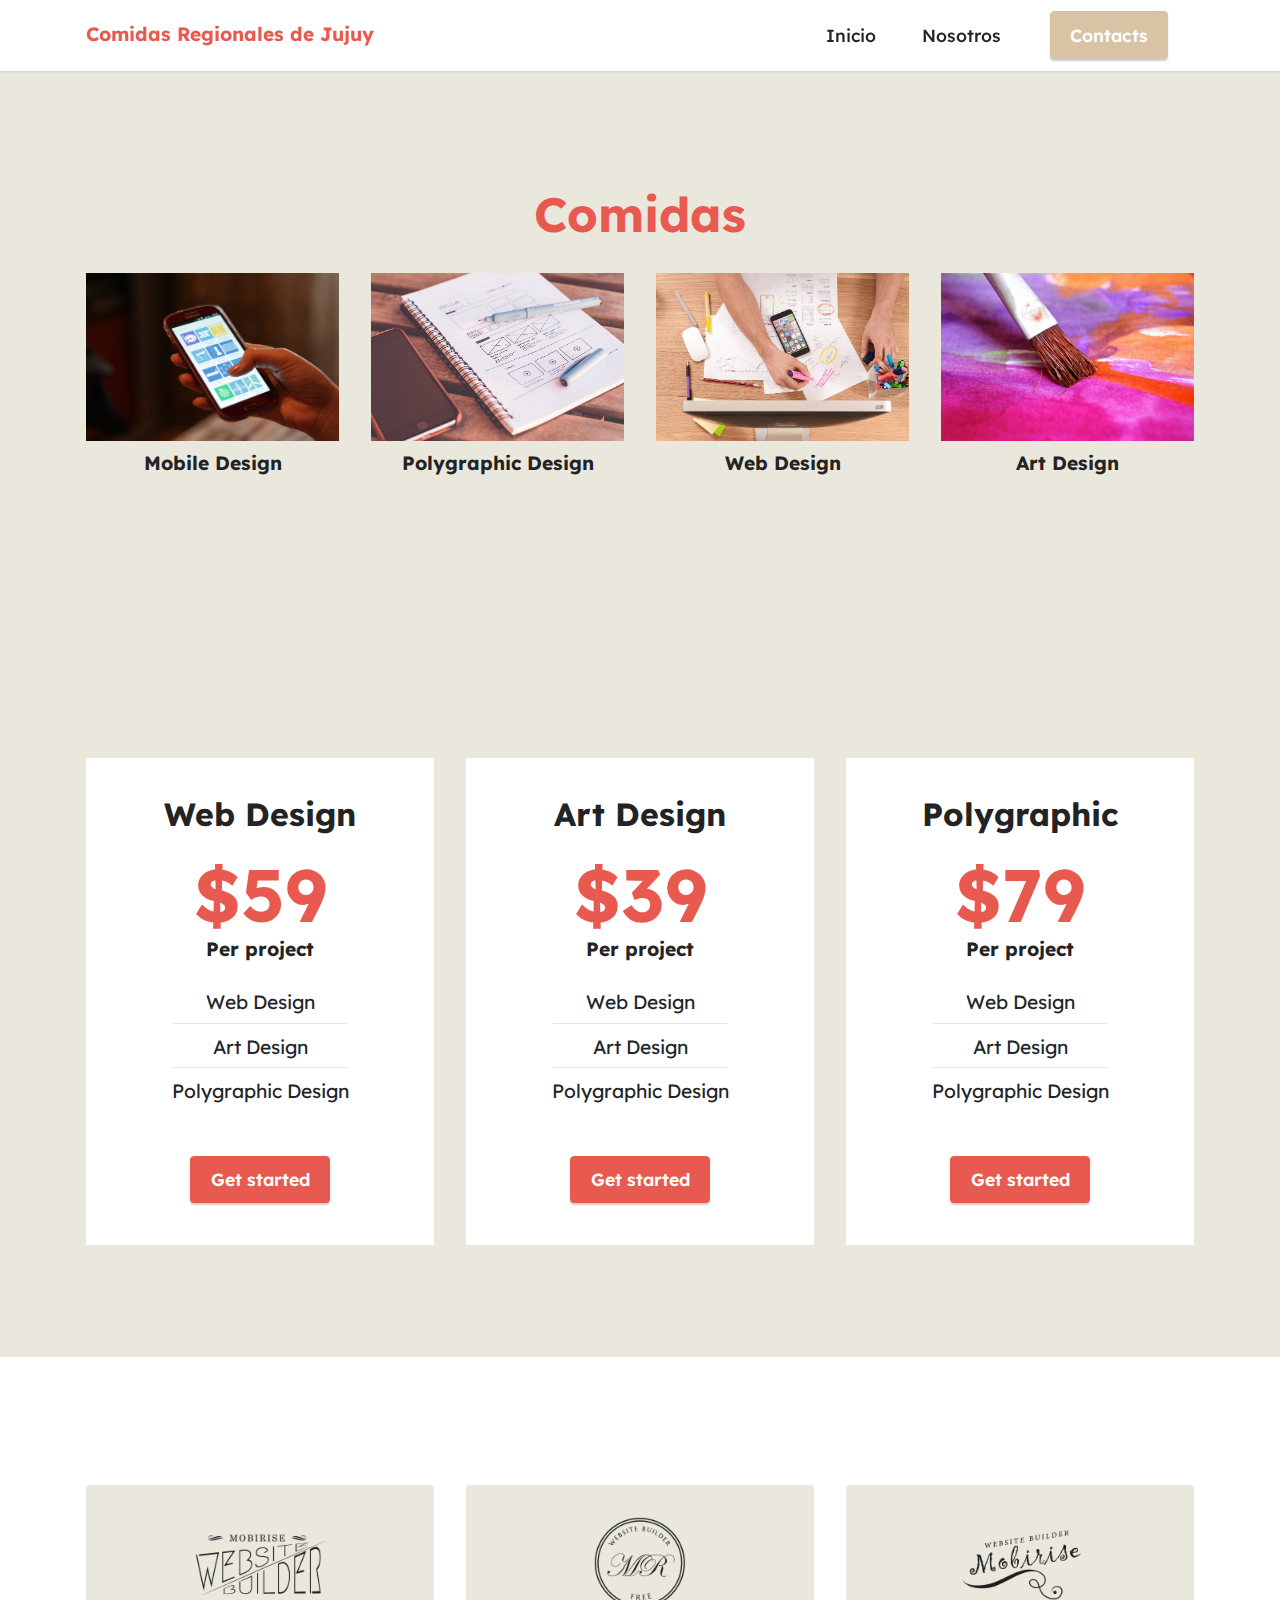
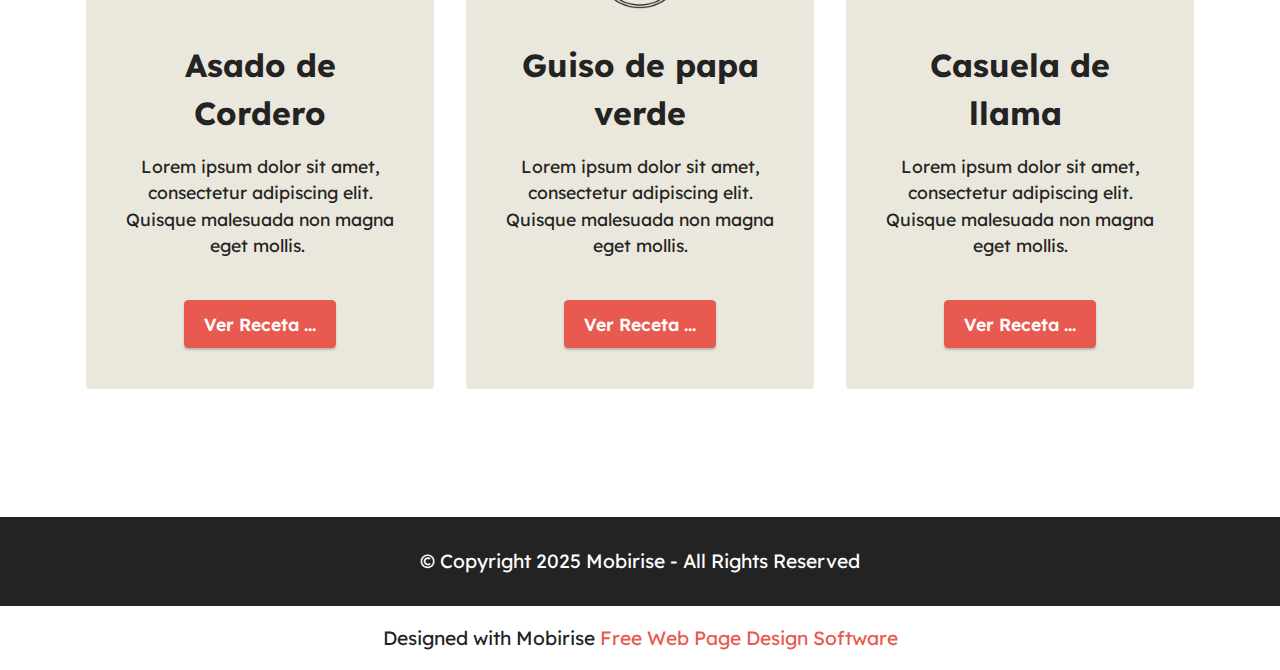
<file: index.html>
<!DOCTYPE html>
<html  >
<head>

<!-- Google tag (gtag.js) -->
<script async src="https://www.googletagmanager.com/gtag/js?id=G-C87XKSJ73F"></script>
<script>
  window.dataLayer = window.dataLayer || [];
  function gtag(){dataLayer.push(arguments);}
  gtag('js', new Date());

  gtag('config', 'G-C87XKSJ73F');
</script>



  <!-- Site made with Mobirise Website Builder v5.6.13, https://mobirise.com -->
  <meta charset="UTF-8">
  <meta http-equiv="X-UA-Compatible" content="IE=edge">
  <meta name="generator" content="Mobirise v5.6.13, mobirise.com">
  <meta name="twitter:card" content="summary_large_image"/>
  <meta name="twitter:image:src" content="">
  <meta property="og:image" content="">
  <meta name="twitter:title" content="Home">
  <meta name="viewport" content="width=device-width, initial-scale=1, minimum-scale=1">
  <link rel="shortcut icon" href="assets/images/logo.png" type="image/x-icon">
  <meta name="description" content="">
  
  
  <title>Home</title>
  <link rel="stylesheet" href="assets/web/assets/mobirise-icons2/mobirise2.css">
  <link rel="stylesheet" href="assets/bootstrap/css/bootstrap.min.css">
  <link rel="stylesheet" href="assets/bootstrap/css/bootstrap-grid.min.css">
  <link rel="stylesheet" href="assets/bootstrap/css/bootstrap-reboot.min.css">
  <link rel="stylesheet" href="assets/dropdown/css/style.css">
  <link rel="stylesheet" href="assets/socicon/css/styles.css">
  <link rel="stylesheet" href="assets/theme/css/style.css">
  <link rel="preload" href="https://fonts.googleapis.com/css?family=Lexend:100,200,300,400,500,600,700,800,900&display=swap" as="style" onload="this.onload=null;this.rel='stylesheet'">
  <noscript><link rel="stylesheet" href="https://fonts.googleapis.com/css?family=Lexend:100,200,300,400,500,600,700,800,900&display=swap"></noscript>
  <link rel="preload" as="style" href="assets/mobirise/css/mbr-additional.css"><link rel="stylesheet" href="assets/mobirise/css/mbr-additional.css" type="text/css">
  
  
  
  
</head>
<body>
  
  <section data-bs-version="5.1" class="menu menu2 cid-sFF0ciwnEL" once="menu" id="menu2-0">
    
    <nav class="navbar navbar-dropdown navbar-fixed-top navbar-expand-lg">
        <div class="container">
            <div class="navbar-brand">
                
                <span class="navbar-caption-wrap"><a class="navbar-caption text-primary display-7" href="https://mobiri.se">Comidas Regionales de Jujuy</a></span>
            </div>
            <button class="navbar-toggler" type="button" data-toggle="collapse" data-bs-toggle="collapse" data-target="#navbarSupportedContent" data-bs-target="#navbarSupportedContent" aria-controls="navbarNavAltMarkup" aria-expanded="false" aria-label="Toggle navigation">
                <div class="hamburger">
                    <span></span>
                    <span></span>
                    <span></span>
                    <span></span>
                </div>
            </button>
            <div class="collapse navbar-collapse" id="navbarSupportedContent">
                <ul class="navbar-nav nav-dropdown" data-app-modern-menu="true"><li class="nav-item"><a class="nav-link link text-black text-primary display-4" href="index.html">Inicio</a></li>
                    <li class="nav-item"><a class="nav-link link text-black text-primary display-4" href="index.html#image1-b">Nosotros</a></li></ul>
                
                <div class="navbar-buttons mbr-section-btn"><a class="btn btn-secondary display-4" href="page1.html">
                        Contacts</a></div>
            </div>
        </div>
    </nav>
</section>

<section data-bs-version="5.1" class="gallery5 mbr-gallery cid-sFF3kfZheU" id="gallery5-3">
    

    

    <div class="container">
        <div class="mbr-section-head">
            <h3 class="mbr-section-title mbr-fonts-style align-center m-0 display-2"><strong>Comidas</strong></h3>
            <h4 class="mbr-section-subtitle mbr-fonts-style align-center mb-0 mt-2 display-5"></h4>
        </div>
        <div class="row mbr-gallery mt-4">
            <div class="col-12 col-md-6 col-lg-3 item gallery-image">
                <div class="item-wrapper" data-toggle="modal" data-bs-toggle="modal" data-target="#tm6q47WKGM-modal" data-bs-target="#tm6q47WKGM-modal">
                    <img class="w-100" src="assets/images/mbr-596x397.jpg" alt="Mobirise Website Builder" data-slide-to="0" data-bs-slide-to="0" data-target="#lb-tm6q47WKGM" data-bs-target="#lb-tm6q47WKGM">
                    <div class="icon-wrapper">
                        <span class="mobi-mbri mobi-mbri-search mbr-iconfont mbr-iconfont-btn"></span>
                    </div>
                </div>
                <h6 class="mbr-item-subtitle mbr-fonts-style align-center mb-2 mt-2 display-7"><strong>Mobile Design</strong></h6>
            </div>
            <div class="col-12 col-md-6 col-lg-3 item gallery-image">
                <div class="item-wrapper" data-toggle="modal" data-bs-toggle="modal" data-target="#tm6q47WKGM-modal" data-bs-target="#tm6q47WKGM-modal">
                    <img class="w-100" src="assets/images/mbr-3.jpg" alt="Mobirise Website Builder" data-slide-to="1" data-bs-slide-to="1" data-target="#lb-tm6q47WKGM" data-bs-target="#lb-tm6q47WKGM">
                    <div class="icon-wrapper">
                        <span class="mobi-mbri mobi-mbri-search mbr-iconfont mbr-iconfont-btn"></span>
                    </div>
                </div>
                <h6 class="mbr-item-subtitle mbr-fonts-style align-center mb-2 mt-2 display-7"><strong>Polygraphic Design</strong></h6>
            </div>
            <div class="col-12 col-md-6 col-lg-3 item gallery-image">
                <div class="item-wrapper" data-toggle="modal" data-bs-toggle="modal" data-target="#tm6q47WKGM-modal" data-bs-target="#tm6q47WKGM-modal">
                    <img class="w-100" src="assets/images/mbr-4.jpg" alt="Mobirise Website Builder" data-slide-to="2" data-bs-slide-to="2" data-target="#lb-tm6q47WKGM" data-bs-target="#lb-tm6q47WKGM">
                    <div class="icon-wrapper">
                        <span class="mobi-mbri mobi-mbri-search mbr-iconfont mbr-iconfont-btn"></span>
                    </div>
                </div>
                <h6 class="mbr-item-subtitle mbr-fonts-style align-center mb-2 mt-2 display-7"><strong>Web Design</strong></h6>
            </div>
            <div class="col-12 col-md-6 col-lg-3 item gallery-image">
                <div class="item-wrapper" data-toggle="modal" data-bs-toggle="modal" data-target="#tm6q47WKGM-modal" data-bs-target="#tm6q47WKGM-modal">
                    <img class="w-100" src="assets/images/mbr-6.jpg" alt="Mobirise Website Builder" data-slide-to="3" data-bs-slide-to="3" data-target="#lb-tm6q47WKGM" data-bs-target="#lb-tm6q47WKGM">
                    <div class="icon-wrapper">
                        <span class="mobi-mbri mobi-mbri-search mbr-iconfont mbr-iconfont-btn"></span>
                    </div>
                </div>
                <h6 class="mbr-item-subtitle mbr-fonts-style align-center mb-2 mt-2 display-7"><strong>Art Design</strong></h6>
            </div>
        </div>

        <div class="modal mbr-slider" tabindex="-1" role="dialog" aria-hidden="true" id="tm6q47WKGM-modal">
            <div class="modal-dialog" role="document">
                <div class="modal-content">
                    <div class="modal-body">
                        <div class="carousel slide" id="lb-tm6q47WKGM" data-interval="5000" data-bs-interval="5000">
                            <div class="carousel-inner">
                                <div class="carousel-item active">
                                    <img class="d-block w-100" src="assets/images/mbr-596x397.jpg" alt="Mobirise Website Builder">
                                </div>
                                <div class="carousel-item">
                                    <img class="d-block w-100" src="assets/images/mbr-3.jpg" alt="Mobirise Website Builder">
                                </div>
                                <div class="carousel-item">
                                    <img class="d-block w-100" src="assets/images/mbr-4.jpg" alt="Mobirise Website Builder">
                                </div>
                                <div class="carousel-item">
                                    <img class="d-block w-100" src="assets/images/mbr-6.jpg" alt="Mobirise Website Builder">
                                </div>
                            </div>
                            <ol class="carousel-indicators">
                                <li data-slide-to="0" data-bs-slide-to="0" class="active" data-target="#lb-tm6q47WKGM" data-bs-target="#lb-tm6q47WKGM"></li>
                                <li data-slide-to="1" data-bs-slide-to="1" data-target="#lb-tm6q47WKGM" data-bs-target="#lb-tm6q47WKGM"></li>
                                <li data-slide-to="2" data-bs-slide-to="2" data-target="#lb-tm6q47WKGM" data-bs-target="#lb-tm6q47WKGM"></li>
                                <li data-slide-to="3" data-bs-slide-to="3" data-target="#lb-tm6q47WKGM" data-bs-target="#lb-tm6q47WKGM"></li>
                            </ol>
                            <a role="button" href="" class="close" data-dismiss="modal" data-bs-dismiss="modal" aria-label="Close">
                            </a>
                            <a class="carousel-control-prev carousel-control" role="button" data-slide="prev" data-bs-slide="prev" href="#lb-tm6q47WKGM">
                                <span class="mobi-mbri mobi-mbri-arrow-prev" aria-hidden="true"></span>
                                <span class="sr-only visually-hidden">Previous</span>
                            </a>
                            <a class="carousel-control-next carousel-control" role="button" data-slide="next" data-bs-slide="next" href="#lb-tm6q47WKGM">
                                <span class="mobi-mbri mobi-mbri-arrow-next" aria-hidden="true"></span>
                                <span class="sr-only visually-hidden">Next</span>
                            </a>
                        </div>
                    </div>
                </div>
            </div>
        </div>
    </div>
</section>

<section data-bs-version="5.1" class="pricing2 cid-sFF7wKlLkT" id="pricing2-c">
    

    
    <div class="container">
        <div class="row justify-content-center">
            <div class="col-12 col-md-6 align-center col-lg-4">
                <div class="plan">
                    <div class="plan-header">
                        <h6 class="plan-title mbr-fonts-style mb-3 display-5"><strong>Web Design</strong></h6>
                        <div class="plan-price">
                            <p class="price mbr-fonts-style m-0 display-1"><strong>$59</strong></p>
                            <p class="price-term mbr-fonts-style mb-3 display-7"><strong>Per project</strong></p>
                        </div>
                    </div>
                    <div class="plan-body">
                        <div class="plan-list mb-4">
                            <ul class="list-group mbr-fonts-style list-group-flush display-7">
                                <li class="list-group-item">Web Design</li><li class="list-group-item">Art Design</li><li class="list-group-item">Polygraphic Design</li>
                            </ul>
                        </div>
                        <div class="mbr-section-btn text-center">
                            <a href="https://mobiri.se" class="btn btn-primary display-4">Get started</a>
                        </div>
                    </div>
                </div>
            </div>
            <div class="col-12 col-md-6 align-center col-lg-4">
                <div class="plan">
                    <div class="plan-header">
                        <h6 class="plan-title mbr-fonts-style mb-3 display-5"><strong>Art Design</strong></h6>
                        <div class="plan-price">
                            <p class="price mbr-fonts-style m-0 display-1"><strong>$39</strong></p>
                            <p class="price-term mbr-fonts-style mb-3 display-7"><strong>Per project</strong></p>
                        </div>
                    </div>
                    <div class="plan-body">
                        <div class="plan-list mb-4">
                            <ul class="list-group mbr-fonts-style list-group-flush display-7">
                                <li class="list-group-item">Web Design
</li><li class="list-group-item">Art Design
</li><li class="list-group-item">Polygraphic Design</li>
                            </ul>
                        </div>
                        <div class="mbr-section-btn text-center">
                            <a href="https://mobiri.se" class="btn btn-primary display-4">Get started</a>
                        </div>
                    </div>
                </div>
            </div>
            <div class="col-12 col-md-6 align-center col-lg-4">
                <div class="plan">
                    <div class="plan-header">
                        <h6 class="plan-title mbr-fonts-style mb-3 display-5"><strong>Polygraphic</strong></h6>
                        <div class="plan-price">
                            <p class="price mbr-fonts-style m-0 display-1"><strong>$79</strong></p>
                            <p class="price-term mbr-fonts-style mb-3 display-7"><strong>Per project</strong></p>
                        </div>
                    </div>
                    <div class="plan-body">
                        <div class="plan-list mb-4">
                            <ul class="list-group mbr-fonts-style list-group-flush display-7">
                                <li class="list-group-item">Web Design
</li><li class="list-group-item">Art Design
</li><li class="list-group-item">Polygraphic Design</li>
                            </ul>
                        </div>
                        <div class="mbr-section-btn text-center">
                            <a href="https://mobiri.se" class="btn btn-primary display-4">Get started</a>
                        </div>
                    </div>
                </div>
            </div>
            
        </div>
    </div>
</section>

<section data-bs-version="5.1" class="clients2 cid-sFF3mUy3tz" id="clients2-4">

    

    
    <div class="container">
        <div class="row justify-content-center">
            <div class="card col-12 col-md-6 col-lg-4">
                <div class="card-wrapper">
                    <div class="img-wrapper">
                        <img src="assets/images/1.png" alt="Mobirise Website Builder">
                    </div>
                    <div class="card-box align-center">
                        
                        <h5 class="card-title mbr-fonts-style mb-3 display-5">
                            <strong>Asado de Cordero</strong></h5>
                        <p class="mbr-text mbr-fonts-style mb-4 display-4">
                            Lorem ipsum dolor sit amet, consectetur adipiscing elit. Quisque malesuada non magna eget mollis.&nbsp;</p>
                        <div class="mbr-section-btn mt-3"><a class="btn btn-primary display-4" href="https://mobiri.se">Ver Receta ...</a></div>
                    </div>
                </div>
            </div>
            <div class="card col-12 col-md-6 col-lg-4">
                <div class="card-wrapper">
                    <div class="img-wrapper">
                        <img src="assets/images/2.png" alt="Mobirise Website Builder">
                    </div>
                    <div class="card-box align-center">
                        
                        <h5 class="card-title mbr-fonts-style mb-3 display-5"><strong>Guiso de papa verde</strong></h5>
                        <p class="mbr-text mbr-fonts-style mb-4 display-4">
                            Lorem ipsum dolor sit amet, consectetur adipiscing elit. Quisque malesuada non magna eget mollis. </p>
                        <div class="mbr-section-btn mt-3"><a class="btn btn-primary display-4" href="https://mobiri.se">Ver Receta ...</a></div>
                    </div>
                </div>
            </div>
            <div class="card col-12 col-md-6 col-lg-4">
                <div class="card-wrapper">
                    <div class="img-wrapper">
                        <img src="assets/images/3.png" alt="Mobirise Website Builder">
                    </div>
                    <div class="card-box align-center">
                        
                        <h5 class="card-title mbr-fonts-style mb-3 display-5"><strong>Casuela de llama&nbsp;</strong></h5>
                        <p class="mbr-text mbr-fonts-style mb-4 display-4">
                            Lorem ipsum dolor sit amet, consectetur adipiscing elit. Quisque malesuada non magna eget mollis. </p>
                        <div class="mbr-section-btn mt-3"><a class="btn btn-primary display-4" href="https://mobiri.se">Ver Receta ...</a></div>
                    </div>
                </div>
            </div>
            
        </div>
    </div>
</section>

<section data-bs-version="5.1" class="footer7 cid-sFF3CYc3p7" once="footers" id="footer7-9">

    

    

    <div class="container">
        <div class="media-container-row align-center mbr-white">
            <div class="col-12">
                <p class="mbr-text mb-0 mbr-fonts-style display-7">
                    © Copyright 2025 Mobirise - All Rights Reserved
                </p>
            </div>
        </div>
    </div>
</section><section class="display-7" style="padding: 0;align-items: center;justify-content: center;flex-wrap: wrap;    align-content: center;display: flex;position: relative;height: 4rem;"><a href="https://mobiri.se/2631773" style="flex: 1 1;height: 4rem;position: absolute;width: 100%;z-index: 1;"><img alt="" style="height: 4rem;" src="[data-uri]"></a><p style="margin: 0;text-align: center;" class="display-7">Designed with Mobirise &#8204;</p><a style="z-index:1" href="https://mobirise.com/website-design-software.html">Free Web Page Design Software</a></section><script src="assets/bootstrap/js/bootstrap.bundle.min.js"></script>  <script src="assets/smoothscroll/smooth-scroll.js"></script>  <script src="assets/ytplayer/index.js"></script>  <script src="assets/dropdown/js/navbar-dropdown.js"></script>  <script src="assets/theme/js/script.js"></script>  
  
  
</body>
</html>
</file>
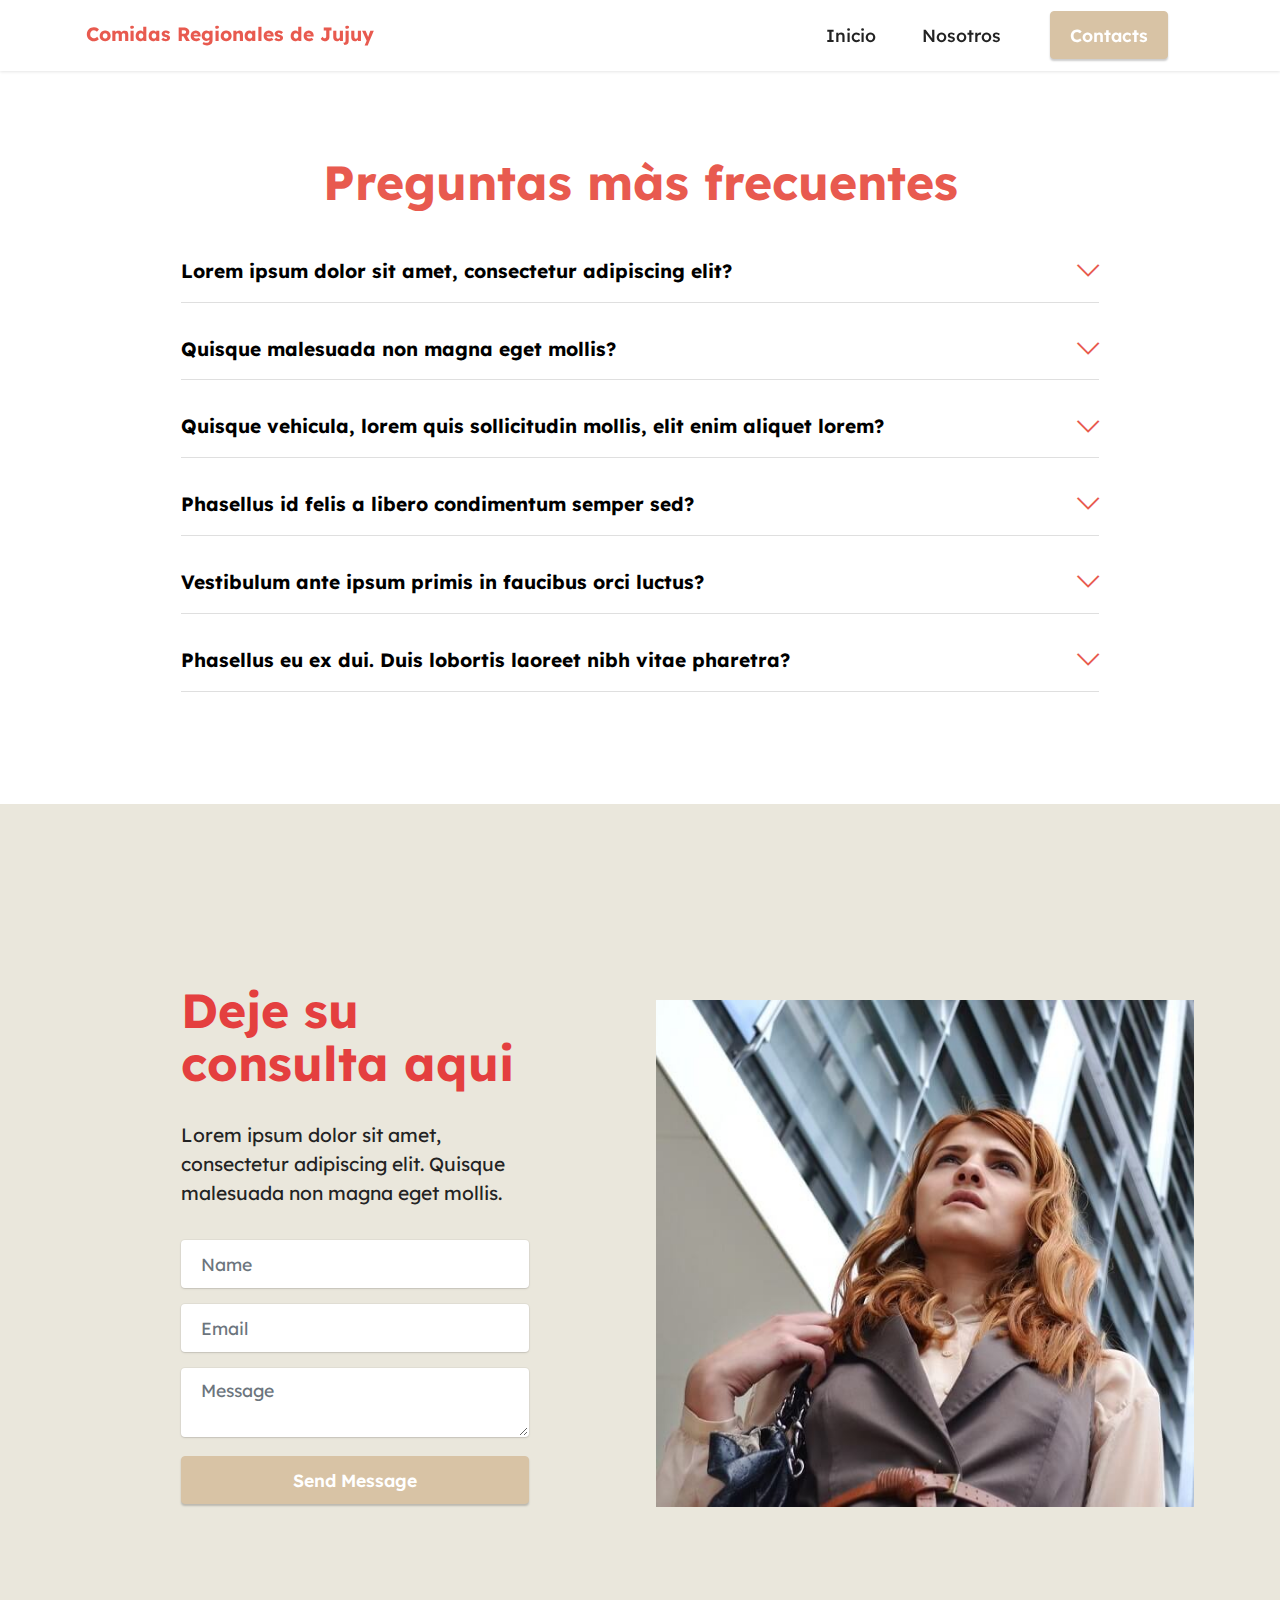
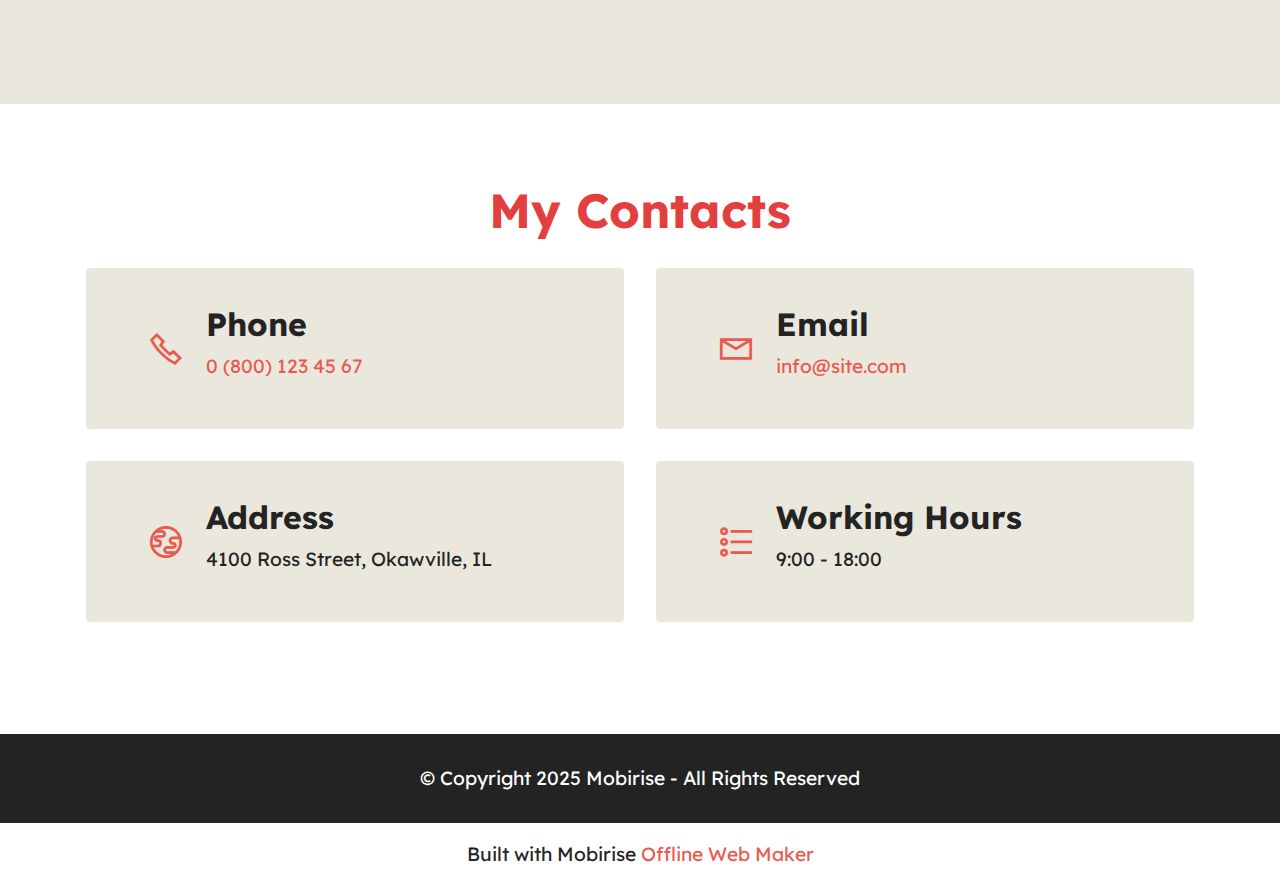
<file: page1.html>
<!DOCTYPE html>
<html  >
<head>
<!-- Google tag (gtag.js) -->
<script async src="https://www.googletagmanager.com/gtag/js?id=G-C87XKSJ73F"></script>
<script>
  window.dataLayer = window.dataLayer || [];
  function gtag(){dataLayer.push(arguments);}
  gtag('js', new Date());

  gtag('config', 'G-C87XKSJ73F');
</script>


  <!-- Site made with Mobirise Website Builder v5.6.13, https://mobirise.com -->
  <meta charset="UTF-8">
  <meta http-equiv="X-UA-Compatible" content="IE=edge">
  <meta name="generator" content="Mobirise v5.6.13, mobirise.com">
  <meta name="twitter:card" content="summary_large_image"/>
  <meta name="twitter:image:src" content="">
  <meta property="og:image" content="">
  <meta name="twitter:title" content="Contactenos">
  <meta name="viewport" content="width=device-width, initial-scale=1, minimum-scale=1">
  <link rel="shortcut icon" href="assets/images/logo.png" type="image/x-icon">
  <meta name="description" content="">
  
  
  <title>Contactenos</title>
  <link rel="stylesheet" href="assets/web/assets/mobirise-icons2/mobirise2.css">
  <link rel="stylesheet" href="assets/web/assets/mobirise-icons/mobirise-icons.css">
  <link rel="stylesheet" href="assets/bootstrap/css/bootstrap.min.css">
  <link rel="stylesheet" href="assets/bootstrap/css/bootstrap-grid.min.css">
  <link rel="stylesheet" href="assets/bootstrap/css/bootstrap-reboot.min.css">
  <link rel="stylesheet" href="assets/dropdown/css/style.css">
  <link rel="stylesheet" href="assets/socicon/css/styles.css">
  <link rel="stylesheet" href="assets/theme/css/style.css">
  <link rel="preload" href="https://fonts.googleapis.com/css?family=Lexend:100,200,300,400,500,600,700,800,900&display=swap" as="style" onload="this.onload=null;this.rel='stylesheet'">
  <noscript><link rel="stylesheet" href="https://fonts.googleapis.com/css?family=Lexend:100,200,300,400,500,600,700,800,900&display=swap"></noscript>
  <link rel="preload" as="style" href="assets/mobirise/css/mbr-additional.css"><link rel="stylesheet" href="assets/mobirise/css/mbr-additional.css" type="text/css">
  
  
  
  
</head>
<body>
  
  <section data-bs-version="5.1" class="menu menu2 cid-sFF0ciwnEL" once="menu" id="menu2-0">
    
    <nav class="navbar navbar-dropdown navbar-fixed-top navbar-expand-lg">
        <div class="container">
            <div class="navbar-brand">
                
                <span class="navbar-caption-wrap"><a class="navbar-caption text-primary display-7" href="https://mobiri.se">Comidas Regionales de Jujuy</a></span>
            </div>
            <button class="navbar-toggler" type="button" data-toggle="collapse" data-bs-toggle="collapse" data-target="#navbarSupportedContent" data-bs-target="#navbarSupportedContent" aria-controls="navbarNavAltMarkup" aria-expanded="false" aria-label="Toggle navigation">
                <div class="hamburger">
                    <span></span>
                    <span></span>
                    <span></span>
                    <span></span>
                </div>
            </button>
            <div class="collapse navbar-collapse" id="navbarSupportedContent">
                <ul class="navbar-nav nav-dropdown" data-app-modern-menu="true"><li class="nav-item"><a class="nav-link link text-black text-primary display-4" href="index.html">Inicio</a></li>
                    <li class="nav-item"><a class="nav-link link text-black text-primary display-4" href="index.html#image1-b">Nosotros</a></li></ul>
                
                <div class="navbar-buttons mbr-section-btn"><a class="btn btn-secondary display-4" href="page1.html">
                        Contacts</a></div>
            </div>
        </div>
    </nav>
</section>

<section data-bs-version="5.1" class="content16 cid-sFF5Wb1ZQt" id="content16-a">

    

    
    <div class="container">
        <div class="row justify-content-center">
            <div class="col-12 col-md-10">
                <div class="mbr-section-head align-center mb-4">
                    <h3 class="mbr-section-title mb-0 mbr-fonts-style display-2"><strong>Preguntas màs frecuentes</strong></h3>
                    
                </div>
                <div id="bootstrap-accordion_20" class="panel-group accordionStyles accordion" role="tablist" aria-multiselectable="true">
                    <div class="card mb-3">
                        <div class="card-header" role="tab" id="headingOne">
                            <a role="button" class="panel-title collapsed" data-toggle="collapse" data-bs-toggle="collapse" data-core="" href="#collapse1_20" aria-expanded="false" aria-controls="collapse1">
                                <h6 class="panel-title-edit mbr-fonts-style mb-0 display-7"><strong>Lorem ipsum dolor sit amet, consectetur adipiscing elit?</strong></h6>
                                <span class="sign mbr-iconfont mbri-arrow-down"></span>
                            </a>
                        </div>
                        <div id="collapse1_20" class="panel-collapse noScroll collapse" role="tabpanel" aria-labelledby="headingOne" data-parent="#accordion" data-bs-parent="#bootstrap-accordion_20">
                            <div class="panel-body">
                                <p class="mbr-fonts-style panel-text display-4">Lorem ipsum dolor sit amet, consectetur adipiscing elit. Quisque malesuada non magna eget mollis. Quisque vehicula, lorem quis sollicitudin mollis, elit enim aliquet lorem, vitae maximus turpis tortor a massa. Phasellus id felis a libero condimentum semper sed sit amet arcu. Suspendisse porta dapibus rhoncus. </p>
                            </div>
                        </div>
                    </div>
                    <div class="card mb-3">
                        <div class="card-header" role="tab" id="headingOne">
                            <a role="button" class="panel-title collapsed" data-toggle="collapse" data-bs-toggle="collapse" data-core="" href="#collapse2_20" aria-expanded="false" aria-controls="collapse2">
                                <h6 class="panel-title-edit mbr-fonts-style mb-0 display-7"><strong>Quisque malesuada non magna eget mollis?</strong></h6>
                                <span class="sign mbr-iconfont mbri-arrow-down"></span>
                            </a>
                        </div>
                        <div id="collapse2_20" class="panel-collapse noScroll collapse" role="tabpanel" aria-labelledby="headingOne" data-parent="#accordion" data-bs-parent="#bootstrap-accordion_20">
                            <div class="panel-body">
                                <p class="mbr-fonts-style panel-text display-4">
                                    Lorem ipsum dolor sit amet, consectetur adipiscing elit. Quisque malesuada non magna eget mollis. Quisque vehicula, lorem quis sollicitudin mollis, elit enim aliquet lorem, vitae maximus turpis tortor a massa. Phasellus id felis a libero condimentum semper sed sit amet arcu. Suspendisse porta dapibus rhoncus. </p>
                            </div>
                        </div>
                    </div>
                    <div class="card mb-3">
                        <div class="card-header" role="tab" id="headingOne">
                            <a role="button" class="panel-title collapsed" data-toggle="collapse" data-bs-toggle="collapse" data-core="" href="#collapse3_20" aria-expanded="false" aria-controls="collapse3">
                                <h6 class="panel-title-edit mbr-fonts-style mb-0 display-7"><strong>Quisque vehicula, lorem quis sollicitudin mollis, elit enim aliquet lorem?</strong></h6>
                                <span class="sign mbr-iconfont mbri-arrow-down"></span>
                            </a>
                        </div>
                        <div id="collapse3_20" class="panel-collapse noScroll collapse" role="tabpanel" aria-labelledby="headingOne" data-parent="#accordion" data-bs-parent="#bootstrap-accordion_20">
                            <div class="panel-body">
                                <p class="mbr-fonts-style panel-text display-4">
                                    Lorem ipsum dolor sit amet, consectetur adipiscing elit. Quisque malesuada non magna eget mollis. Quisque vehicula, lorem quis sollicitudin mollis, elit enim aliquet lorem, vitae maximus turpis tortor a massa. Phasellus id felis a libero condimentum semper sed sit amet arcu. Suspendisse porta dapibus rhoncus. </p>
                            </div>
                        </div>
                    </div>
                    <div class="card mb-3">
                        <div class="card-header" role="tab" id="headingOne">
                            <a role="button" class="panel-title collapsed" data-toggle="collapse" data-bs-toggle="collapse" data-core="" href="#collapse4_20" aria-expanded="false" aria-controls="collapse4">
                                <h6 class="panel-title-edit mbr-fonts-style mb-0 display-7"><strong>Phasellus id felis a libero condimentum semper sed?</strong></h6>
                                <span class="sign mbr-iconfont mbri-arrow-down"></span>
                            </a>
                        </div>
                        <div id="collapse4_20" class="panel-collapse noScroll collapse" role="tabpanel" aria-labelledby="headingOne" data-parent="#accordion" data-bs-parent="#bootstrap-accordion_20">
                            <div class="panel-body">
                                <p class="mbr-fonts-style panel-text display-4">
                                    Lorem ipsum dolor sit amet, consectetur adipiscing elit. Quisque malesuada non magna eget mollis. Quisque vehicula, lorem quis sollicitudin mollis, elit enim aliquet lorem, vitae maximus turpis tortor a massa. Phasellus id felis a libero condimentum semper sed sit amet arcu. Suspendisse porta dapibus rhoncus. </p>
                            </div>
                        </div>
                    </div>
                    <div class="card mb-3">
                        <div class="card-header" role="tab" id="headingOne">
                            <a role="button" class="panel-title collapsed" data-toggle="collapse" data-bs-toggle="collapse" data-core="" href="#collapse5_20" aria-expanded="false" aria-controls="collapse5">
                                <h6 class="panel-title-edit mbr-fonts-style mb-0 display-7"><strong>Vestibulum ante ipsum primis in faucibus orci luctus?</strong></h6>
                                <span class="sign mbr-iconfont mbri-arrow-down"></span>
                            </a>
                        </div>
                        <div id="collapse5_20" class="panel-collapse noScroll collapse" role="tabpanel" aria-labelledby="headingOne" data-parent="#accordion" data-bs-parent="#bootstrap-accordion_20">
                            <div class="panel-body">
                                <p class="mbr-fonts-style panel-text display-4">
                                    Lorem ipsum dolor sit amet, consectetur adipiscing elit. Quisque malesuada non magna eget mollis. Quisque vehicula, lorem quis sollicitudin mollis, elit enim aliquet lorem, vitae maximus turpis tortor a massa. Phasellus id felis a libero condimentum semper sed sit amet arcu. Suspendisse porta dapibus rhoncus. </p>
                            </div>
                        </div>
                    </div>
                    <div class="card mb-3">
                        <div class="card-header" role="tab" id="headingOne">
                            <a role="button" class="panel-title collapsed" data-toggle="collapse" data-bs-toggle="collapse" data-core="" href="#collapse6_20" aria-expanded="false" aria-controls="collapse6">
                                <h6 class="panel-title-edit mbr-fonts-style mb-0 display-7"><strong>Phasellus eu ex dui. Duis lobortis laoreet nibh vitae pharetra?</strong></h6>
                                <span class="sign mbr-iconfont mbri-arrow-down"></span>
                            </a>
                        </div>
                        <div id="collapse6_20" class="panel-collapse noScroll collapse" role="tabpanel" aria-labelledby="headingOne" data-parent="#accordion" data-bs-parent="#bootstrap-accordion_20">
                            <div class="panel-body">
                                <p class="mbr-fonts-style panel-text display-4">
                                    Lorem ipsum dolor sit amet, consectetur adipiscing elit. Quisque malesuada non magna eget mollis. Quisque vehicula, lorem quis sollicitudin mollis, elit enim aliquet lorem, vitae maximus turpis tortor a massa. Phasellus id felis a libero condimentum semper sed sit amet arcu. Suspendisse porta dapibus rhoncus. </p>
                            </div>
                        </div>
                    </div>
                </div>
            </div>
        </div>
    </div>
</section>

<section data-bs-version="5.1" class="form4 cid-sFF3qL4anb mbr-fullscreen" id="form4-6">

    

    

    <div class="container">
        <div class="row content-wrapper justify-content-center">
            <div class="col-lg-4 offset-lg-1 mbr-form" data-form-type="formoid">
<!--Formbuilder Form-->
<form action="https://mobirise.eu/" method="POST" class="mbr-form form-with-styler" data-form-title="Form Name"><input type="hidden" name="email" data-form-email="true" value="FVQIKhYkT1caJXGncSq8GtQTXKJmrE5t7VWQCsY1pDntyhxRpj3j0QtC8uuLUYOfnjFqp3Da6HydIo3c0rNB7/zBP6L0hxdACQgtfDWMQanOMb3pUOtkOwbvSokvr4sy">
<div class="row">
<div hidden="hidden" data-form-alert="" class="alert alert-success col-12">Thanks for filling out the form!</div>
<div hidden="hidden" data-form-alert-danger="" class="alert alert-danger col-12">Oops...! some problem!</div>
</div>
<div class="dragArea row">
<div class="col-lg-12 col-md-12 col-sm-12">
<h1 class="mbr-section-title mb-4 display-2"><strong>Deje su consulta aqui</strong></h1>
</div>
<div class="col-lg-12 col-md-12 col-sm-12">
<p class="mbr-text mbr-fonts-style mb-4 display-7"> Lorem ipsum dolor sit amet, consectetur adipiscing elit. Quisque malesuada non magna eget mollis.</p>
</div>
<div data-for="name" class="col-lg-12 col-md col-12 form-group mb-3">
<input type="text" name="name" placeholder="Name" data-form-field="name" class="form-control display-7" value="" id="name-form4-6">
</div>
<div data-for="email" class="col-lg-12 col-md col-12 form-group mb-3">
<input type="email" name="email" placeholder="Email" data-form-field="email" class="form-control display-7" value="" id="email-form4-6">
</div>
<div class="col-lg-12 col-md-12 col-sm-12 form-group" data-for="textarea">
<textarea name="textarea" placeholder="Message" data-form-field="textarea" class="form-control display-7" id="textarea-form4-6"></textarea>
</div>
<div class="col-12 col-md-auto mbr-section-btn"><button type="submit" class="btn btn-secondary display-4">Send Message</button></div>
</div>
</form><!--Formbuilder Form-->
</div>
            <div class="col-lg-6 offset-lg-1 col-12">
                <div class="image-wrapper">
                    <img class="w-100" src="assets/images/mbr-2.jpeg" alt="Mobirise Website Builder">
                </div>
            </div>
        </div>
    </div>
</section>

<section data-bs-version="5.1" class="contacts2 cid-sFF3B84VW8" id="contacts2-8">
    <!---->
    
    
    <div class="container">
        <div class="mbr-section-head">
            <h3 class="mbr-section-title mbr-fonts-style align-center mb-0 display-2">
                <strong>My Contacts</strong>
            </h3>
            
        </div>
        <div class="row justify-content-center mt-4">
            <div class="card col-12 col-md-6">
                <div class="card-wrapper">
                    <div class="image-wrapper">
                        <span class="mbr-iconfont mobi-mbri-phone mobi-mbri"></span>
                    </div>
                    <div class="text-wrapper">
                        <h6 class="card-title mbr-fonts-style mb-1 display-5">
                            <strong>Phone</strong>
                        </h6>
                        <p class="mbr-text mbr-fonts-style display-7">
                            <a href="tel:+12345678910" class="text-primary">0 (800) 123 45 67</a>
                        </p>
                    </div>
                </div>
            </div>
            <div class="card col-12 col-md-6">
                <div class="card-wrapper">
                    <div class="image-wrapper">
                        <span class="mbr-iconfont mobi-mbri-letter mobi-mbri"></span>
                    </div>
                    <div class="text-wrapper">
                        <h6 class="card-title mbr-fonts-style mb-1 display-5">
                            <strong>Email</strong>
                        </h6>
                        <p class="mbr-text mbr-fonts-style display-7">
                            <a href="mailto:info@site.com" class="text-primary">info@site.com</a>
                        </p>
                    </div>
                </div>
            </div>
            <div class="card col-12 col-md-6">
                <div class="card-wrapper">
                    <div class="image-wrapper">
                        <span class="mbr-iconfont mobi-mbri-globe mobi-mbri"></span>
                    </div>
                    <div class="text-wrapper">
                        <h6 class="card-title mbr-fonts-style mb-1 display-5">
                            <strong>Address</strong>
                        </h6>
                        <p class="mbr-text mbr-fonts-style display-7">
                            4100 Ross Street, Okawville, IL
                        </p>
                    </div>
                </div>
            </div>
            <div class="card col-12 col-md-6">
                <div class="card-wrapper">
                    <div class="image-wrapper">
                        <span class="mbr-iconfont mobi-mbri-bulleted-list mobi-mbri"></span>
                    </div>
                    <div class="text-wrapper">
                        <h6 class="card-title mbr-fonts-style mb-1 display-5">
                            <strong>Working Hours</strong>
                        </h6>
                        <p class="mbr-text mbr-fonts-style display-7">
                            9:00 - 18:00
                        </p>
                    </div>
                </div>
            </div>
        </div>
    </div>
</section>

<section data-bs-version="5.1" class="footer7 cid-sFF3CYc3p7" once="footers" id="footer7-9">

    

    

    <div class="container">
        <div class="media-container-row align-center mbr-white">
            <div class="col-12">
                <p class="mbr-text mb-0 mbr-fonts-style display-7">
                    © Copyright 2025 Mobirise - All Rights Reserved
                </p>
            </div>
        </div>
    </div>
</section><section class="display-7" style="padding: 0;align-items: center;justify-content: center;flex-wrap: wrap;    align-content: center;display: flex;position: relative;height: 4rem;"><a href="https://mobiri.se/2631773" style="flex: 1 1;height: 4rem;position: absolute;width: 100%;z-index: 1;"><img alt="" style="height: 4rem;" src="[data-uri]"></a><p style="margin: 0;text-align: center;" class="display-7">Built with Mobirise &#8204;</p><a style="z-index:1" href="https://mobirise.com/offline-website-builder.html">Offline Web Maker</a></section><script src="assets/bootstrap/js/bootstrap.bundle.min.js"></script>  <script src="assets/smoothscroll/smooth-scroll.js"></script>  <script src="assets/ytplayer/index.js"></script>  <script src="assets/dropdown/js/navbar-dropdown.js"></script>  <script src="assets/mbr-switch-arrow/mbr-switch-arrow.js"></script>  <script src="assets/theme/js/script.js"></script>  <script src="assets/formoid/formoid.min.js"></script>  
  
  
</body>
</html>
</file>
<file: assets/web/assets/mobirise-icons2/mobirise2.css>
@font-face {
  font-family: 'Moririse2';
  font-display: swap;
  src:  url('mobirise2.eot?f2bix4');
  src:  url('mobirise2.eot?f2bix4#iefix') format('embedded-opentype'),
    url('mobirise2.ttf?f2bix4') format('truetype'),
    url('mobirise2.woff?f2bix4') format('woff'),
    url('mobirise2.svg?f2bix4#mobirise2') format('svg');
  font-weight: normal;
  font-style: normal;
}

[class^="mobi-"], [class*=" mobi-"] {
  /* use !important to prevent issues with browser extensions that change fonts */
  font-family: 'Moririse2' !important;
  speak: none;
  font-style: normal;
  font-weight: normal;
  font-variant: normal;
  text-transform: none;
  line-height: 1;

  /* Better Font Rendering =========== */
  -webkit-font-smoothing: antialiased;
  -moz-osx-font-smoothing: grayscale;
}

.mobi-mbri-add-submenu:before {
  content: "\e900";
}
.mobi-mbri-alert:before {
  content: "\e901";
}
.mobi-mbri-align-center:before {
  content: "\e902";
}
.mobi-mbri-align-justify:before {
  content: "\e903";
}
.mobi-mbri-align-left:before {
  content: "\e904";
}
.mobi-mbri-align-right:before {
  content: "\e905";
}
.mobi-mbri-android:before {
  content: "\e906";
}
.mobi-mbri-apple:before {
  content: "\e907";
}
.mobi-mbri-arrow-down:before {
  content: "\e908";
}
.mobi-mbri-arrow-next:before {
  content: "\e909";
}
.mobi-mbri-arrow-prev:before {
  content: "\e90a";
}
.mobi-mbri-arrow-up:before {
  content: "\e90b";
}
.mobi-mbri-bold:before {
  content: "\e90c";
}
.mobi-mbri-bookmark:before {
  content: "\e90d";
}
.mobi-mbri-bootstrap:before {
  content: "\e90e";
}
.mobi-mbri-briefcase:before {
  content: "\e90f";
}
.mobi-mbri-browse:before {
  content: "\e910";
}
.mobi-mbri-bulleted-list:before {
  content: "\e911";
}
.mobi-mbri-calendar:before {
  content: "\e912";
}
.mobi-mbri-camera:before {
  content: "\e913";
}
.mobi-mbri-cart-add:before {
  content: "\e914";
}
.mobi-mbri-cart-full:before {
  content: "\e915";
}
.mobi-mbri-cash:before {
  content: "\e916";
}
.mobi-mbri-change-style:before {
  content: "\e917";
}
.mobi-mbri-chat:before {
  content: "\e918";
}
.mobi-mbri-clock:before {
  content: "\e919";
}
.mobi-mbri-close:before {
  content: "\e91a";
}
.mobi-mbri-cloud:before {
  content: "\e91b";
}
.mobi-mbri-code:before {
  content: "\e91c";
}
.mobi-mbri-contact-form:before {
  content: "\e91d";
}
.mobi-mbri-credit-card:before {
  content: "\e91e";
}
.mobi-mbri-cursor-click:before {
  content: "\e91f";
}
.mobi-mbri-cust-feedback:before {
  content: "\e920";
}
.mobi-mbri-database:before {
  content: "\e921";
}
.mobi-mbri-delivery:before {
  content: "\e922";
}
.mobi-mbri-desktop:before {
  content: "\e923";
}
.mobi-mbri-devices:before {
  content: "\e924";
}
.mobi-mbri-down:before {
  content: "\e925";
}
.mobi-mbri-download-2:before {
  content: "\e926";
}
.mobi-mbri-download:before {
  content: "\e927";
}
.mobi-mbri-drag-n-drop-2:before {
  content: "\e928";
}
.mobi-mbri-drag-n-drop:before {
  content: "\e929";
}
.mobi-mbri-edit-2:before {
  content: "\e92a";
}
.mobi-mbri-edit:before {
  content: "\e92b";
}
.mobi-mbri-error:before {
  content: "\e92c";
}
.mobi-mbri-extension:before {
  content: "\e92d";
}
.mobi-mbri-features:before {
  content: "\e92e";
}
.mobi-mbri-file:before {
  content: "\e92f";
}
.mobi-mbri-flag:before {
  content: "\e930";
}
.mobi-mbri-folder:before {
  content: "\e931";
}
.mobi-mbri-gift:before {
  content: "\e932";
}
.mobi-mbri-github:before {
  content: "\e933";
}
.mobi-mbri-globe-2:before {
  content: "\e934";
}
.mobi-mbri-globe:before {
  content: "\e935";
}
.mobi-mbri-growing-chart:before {
  content: "\e936";
}
.mobi-mbri-hearth:before {
  content: "\e937";
}
.mobi-mbri-help:before {
  content: "\e938";
}
.mobi-mbri-home:before {
  content: "\e939";
}
.mobi-mbri-hot-cup:before {
  content: "\e93a";
}
.mobi-mbri-idea:before {
  content: "\e93b";
}
.mobi-mbri-image-gallery:before {
  content: "\e93c";
}
.mobi-mbri-image-slider:before {
  content: "\e93d";
}
.mobi-mbri-info:before {
  content: "\e93e";
}
.mobi-mbri-italic:before {
  content: "\e93f";
}
.mobi-mbri-key:before {
  content: "\e940";
}
.mobi-mbri-laptop:before {
  content: "\e941";
}
.mobi-mbri-layers:before {
  content: "\e942";
}
.mobi-mbri-left-right:before {
  content: "\e943";
}
.mobi-mbri-left:before {
  content: "\e944";
}
.mobi-mbri-letter:before {
  content: "\e945";
}
.mobi-mbri-like:before {
  content: "\e946";
}
.mobi-mbri-link:before {
  content: "\e947";
}
.mobi-mbri-lock:before {
  content: "\e948";
}
.mobi-mbri-login:before {
  content: "\e949";
}
.mobi-mbri-logout:before {
  content: "\e94a";
}
.mobi-mbri-magic-stick:before {
  content: "\e94b";
}
.mobi-mbri-map-pin:before {
  content: "\e94c";
}
.mobi-mbri-menu:before {
  content: "\e94d";
}
.mobi-mbri-mobile-2:before {
  content: "\e94e";
}
.mobi-mbri-mobile-horizontal:before {
  content: "\e94f";
}
.mobi-mbri-mobile:before {
  content: "\e950";
}
.mobi-mbri-mobirise:before {
  content: "\e951";
}
.mobi-mbri-more-horizontal:before {
  content: "\e952";
}
.mobi-mbri-more-vertical:before {
  content: "\e953";
}
.mobi-mbri-music:before {
  content: "\e954";
}
.mobi-mbri-new-file:before {
  content: "\e955";
}
.mobi-mbri-numbered-list:before {
  content: "\e956";
}
.mobi-mbri-opened-folder:before {
  content: "\e957";
}
.mobi-mbri-pages:before {
  content: "\e958";
}
.mobi-mbri-paper-plane:before {
  content: "\e959";
}
.mobi-mbri-paperclip:before {
  content: "\e95a";
}
.mobi-mbri-phone:before {
  content: "\e95b";
}
.mobi-mbri-photo:before {
  content: "\e95c";
}
.mobi-mbri-photos:before {
  content: "\e95d";
}
.mobi-mbri-pin:before {
  content: "\e95e";
}
.mobi-mbri-play:before {
  content: "\e95f";
}
.mobi-mbri-plus:before {
  content: "\e960";
}
.mobi-mbri-preview:before {
  content: "\e961";
}
.mobi-mbri-print:before {
  content: "\e962";
}
.mobi-mbri-protect:before {
  content: "\e963";
}
.mobi-mbri-question:before {
  content: "\e964";
}
.mobi-mbri-quote-left:before {
  content: "\e965";
}
.mobi-mbri-quote-right:before {
  content: "\e966";
}
.mobi-mbri-redo:before {
  content: "\e967";
}
.mobi-mbri-refresh:before {
  content: "\e968";
}
.mobi-mbri-responsive-2:before {
  content: "\e969";
}
.mobi-mbri-responsive:before {
  content: "\e96a";
}
.mobi-mbri-right:before {
  content: "\e96b";
}
.mobi-mbri-rocket:before {
  content: "\e96c";
}
.mobi-mbri-sad-face:before {
  content: "\e96d";
}
.mobi-mbri-sale:before {
  content: "\e96e";
}
.mobi-mbri-save:before {
  content: "\e96f";
}
.mobi-mbri-search:before {
  content: "\e970";
}
.mobi-mbri-setting-2:before {
  content: "\e971";
}
.mobi-mbri-setting-3:before {
  content: "\e972";
}
.mobi-mbri-setting:before {
  content: "\e973";
}
.mobi-mbri-share:before {
  content: "\e974";
}
.mobi-mbri-shopping-bag:before {
  content: "\e975";
}
.mobi-mbri-shopping-basket:before {
  content: "\e976";
}
.mobi-mbri-shopping-cart:before {
  content: "\e977";
}
.mobi-mbri-sites:before {
  content: "\e978";
}
.mobi-mbri-smile-face:before {
  content: "\e979";
}
.mobi-mbri-speed:before {
  content: "\e97a";
}
.mobi-mbri-star:before {
  content: "\e97b";
}
.mobi-mbri-success:before {
  content: "\e97c";
}
.mobi-mbri-sun:before {
  content: "\e97d";
}
.mobi-mbri-sun2:before {
  content: "\e97e";
}
.mobi-mbri-tablet-vertical:before {
  content: "\e97f";
}
.mobi-mbri-tablet:before {
  content: "\e980";
}
.mobi-mbri-target:before {
  content: "\e981";
}
.mobi-mbri-timer:before {
  content: "\e982";
}
.mobi-mbri-to-ftp:before {
  content: "\e983";
}
.mobi-mbri-to-local-drive:before {
  content: "\e984";
}
.mobi-mbri-touch-swipe:before {
  content: "\e985";
}
.mobi-mbri-touch:before {
  content: "\e986";
}
.mobi-mbri-trash:before {
  content: "\e987";
}
.mobi-mbri-underline:before {
  content: "\e988";
}
.mobi-mbri-undo:before {
  content: "\e989";
}
.mobi-mbri-unlink:before {
  content: "\e98a";
}
.mobi-mbri-unlock:before {
  content: "\e98b";
}
.mobi-mbri-up-down:before {
  content: "\e98c";
}
.mobi-mbri-up:before {
  content: "\e98d";
}
.mobi-mbri-update:before {
  content: "\e98e";
}
.mobi-mbri-upload-2:before {
  content: "\e98f";
}
.mobi-mbri-upload:before {
  content: "\e990";
}
.mobi-mbri-user-2:before {
  content: "\e991";
}
.mobi-mbri-user:before {
  content: "\e992";
}
.mobi-mbri-users:before {
  content: "\e993";
}
.mobi-mbri-video-play:before {
  content: "\e994";
}
.mobi-mbri-video:before {
  content: "\e995";
}
.mobi-mbri-watch:before {
  content: "\e996";
}
.mobi-mbri-website-theme-2:before {
  content: "\e997";
}
.mobi-mbri-website-theme:before {
  content: "\e998";
}
.mobi-mbri-wifi:before {
  content: "\e999";
}
.mobi-mbri-windows:before {
  content: "\e99a";
}
.mobi-mbri-zoom-in:before {
  content: "\e99b";
}
.mobi-mbri-zoom-out:before {
  content: "\e99c";
}
</file>
<file: assets/dropdown/css/style.css>
.navbar-dropdown {
  left: 0;
  padding: 0;
  position: absolute;
  right: 0;
  top: 0;
  transition: all 0.45s ease;
  z-index: 1030;
  background: #282828; }
  .navbar-dropdown .navbar-logo {
    margin-right: 0.8rem;
    transition: margin 0.3s ease-in-out;
    vertical-align: middle; }
    .navbar-dropdown .navbar-logo img {
      height: 3.125rem;
      transition: all 0.3s ease-in-out; }
    .navbar-dropdown .navbar-logo.mbr-iconfont {
      font-size: 3.125rem;
      line-height: 3.125rem; }
  .navbar-dropdown .navbar-caption {
    font-weight: 700;
    white-space: normal;
    vertical-align: -4px;
    line-height: 3.125rem !important; }
    .navbar-dropdown .navbar-caption, .navbar-dropdown .navbar-caption:hover {
      color: inherit;
      text-decoration: none; }
  .navbar-dropdown .mbr-iconfont + .navbar-caption {
    vertical-align: -1px; }
  .navbar-dropdown.navbar-fixed-top {
    position: fixed; }
  .navbar-dropdown .navbar-brand span {
    vertical-align: -4px; }
  .navbar-dropdown.bg-color.transparent {
    background: none; }
  .navbar-dropdown.navbar-short .navbar-brand {
    padding: 0.625rem 0; }
    .navbar-dropdown.navbar-short .navbar-brand span {
      vertical-align: -1px; }
  .navbar-dropdown.navbar-short .navbar-caption {
    line-height: 2.375rem !important;
    vertical-align: -2px; }
  .navbar-dropdown.navbar-short .navbar-logo {
    margin-right: 0.5rem; }
    .navbar-dropdown.navbar-short .navbar-logo img {
      height: 2.375rem; }
    .navbar-dropdown.navbar-short .navbar-logo.mbr-iconfont {
      font-size: 2.375rem;
      line-height: 2.375rem; }
  .navbar-dropdown.navbar-short .mbr-table-cell {
    height: 3.625rem; }
  .navbar-dropdown .navbar-close {
    left: 0.6875rem;
    position: fixed;
    top: 0.75rem;
    z-index: 1000; }
  .navbar-dropdown .hamburger-icon {
    content: "";
    display: inline-block;
    vertical-align: middle;
    width: 16px;
    -webkit-box-shadow: 0 -6px 0 1px #282828,0 0 0 1px #282828,0 6px 0 1px #282828;
    -moz-box-shadow: 0 -6px 0 1px #282828,0 0 0 1px #282828,0 6px 0 1px #282828;
    box-shadow: 0 -6px 0 1px #282828,0 0 0 1px #282828,0 6px 0 1px #282828; }

.dropdown-menu .dropdown-toggle[data-toggle="dropdown-submenu"]::after {
  border-bottom: 0.35em solid transparent;
  border-left: 0.35em solid;
  border-right: 0;
  border-top: 0.35em solid transparent;
  margin-left: 0.3rem; }

.dropdown-menu .dropdown-item:focus {
  outline: 0; }

.nav-dropdown {
  font-size: 0.75rem;
  font-weight: 500;
  height: auto !important; }
  .nav-dropdown .nav-btn {
    padding-left: 1rem; }
  .nav-dropdown .link {
    margin: .667em 1.667em;
    font-weight: 500;
    padding: 0;
    transition: color .2s ease-in-out; }
    .nav-dropdown .link.dropdown-toggle {
      margin-right: 2.583em; }
      .nav-dropdown .link.dropdown-toggle::after {
        margin-left: .25rem;
        border-top: 0.35em solid;
        border-right: 0.35em solid transparent;
        border-left: 0.35em solid transparent;
        border-bottom: 0; }
      .nav-dropdown .link.dropdown-toggle[aria-expanded="true"] {
        margin: 0;
        padding: 0.667em 3.263em  0.667em 1.667em; }
  .nav-dropdown .link::after,
  .nav-dropdown .dropdown-item::after {
    color: inherit; }
  .nav-dropdown .btn {
    font-size: 0.75rem;
    font-weight: 700;
    letter-spacing: 0;
    margin-bottom: 0;
    padding-left: 1.25rem;
    padding-right: 1.25rem; }
  .nav-dropdown .dropdown-menu {
    border-radius: 0;
    border: 0;
    left: 0;
    margin: 0;
    padding-bottom: 1.25rem;
    padding-top: 1.25rem;
    position: relative; }
  .nav-dropdown .dropdown-submenu {
    margin-left: 0.125rem;
    top: 0; }
  .nav-dropdown .dropdown-item {
    font-weight: 500;
    line-height: 2;
    padding: 0.3846em 4.615em 0.3846em 1.5385em;
    position: relative;
    transition: color .2s ease-in-out, background-color .2s ease-in-out; }
    .nav-dropdown .dropdown-item::after {
      margin-top: -0.3077em;
      position: absolute;
      right: 1.1538em;
      top: 50%; }
    .nav-dropdown .dropdown-item:focus, .nav-dropdown .dropdown-item:hover {
      background: none; }

@media (max-width: 767px) {
  .nav-dropdown.navbar-toggleable-sm {
    bottom: 0;
    display: none;
    left: 0;
    overflow-x: hidden;
    position: fixed;
    top: 0;
    transform: translateX(-100%);
    -ms-transform: translateX(-100%);
    -webkit-transform: translateX(-100%);
    width: 18.75rem;
    z-index: 999; } }
.nav-dropdown.navbar-toggleable-xl {
  bottom: 0;
  display: none;
  left: 0;
  overflow-x: hidden;
  position: fixed;
  top: 0;
  transform: translateX(-100%);
  -ms-transform: translateX(-100%);
  -webkit-transform: translateX(-100%);
  width: 18.75rem;
  z-index: 999; }

.nav-dropdown-sm {
  display: block !important;
  overflow-x: hidden;
  overflow: auto;
  padding-top: 3.875rem; }
  .nav-dropdown-sm::after {
    content: "";
    display: block;
    height: 3rem;
    width: 100%; }
  .nav-dropdown-sm.collapse.in ~ .navbar-close {
    display: block !important; }
  .nav-dropdown-sm.collapsing, .nav-dropdown-sm.collapse.in {
    transform: translateX(0);
    -ms-transform: translateX(0);
    -webkit-transform: translateX(0);
    transition: all 0.25s ease-out;
    -webkit-transition: all 0.25s ease-out;
    background: #282828; }
  .nav-dropdown-sm.collapsing[aria-expanded="false"] {
    transform: translateX(-100%);
    -ms-transform: translateX(-100%);
    -webkit-transform: translateX(-100%); }
  .nav-dropdown-sm .nav-item {
    display: block;
    margin-left: 0 !important;
    padding-left: 0; }
  .nav-dropdown-sm .link,
  .nav-dropdown-sm .dropdown-item {
    border-top: 1px dotted rgba(255, 255, 255, 0.1);
    font-size: 0.8125rem;
    line-height: 1.6;
    margin: 0 !important;
    padding: 0.875rem 2.4rem 0.875rem 1.5625rem !important;
    position: relative;
    white-space: normal; }
    .nav-dropdown-sm .link:focus, .nav-dropdown-sm .link:hover,
    .nav-dropdown-sm .dropdown-item:focus,
    .nav-dropdown-sm .dropdown-item:hover {
      background: rgba(0, 0, 0, 0.2) !important;
      color: #c0a375; }
  .nav-dropdown-sm .nav-btn {
    position: relative;
    padding: 1.5625rem 1.5625rem 0 1.5625rem; }
    .nav-dropdown-sm .nav-btn::before {
      border-top: 1px dotted rgba(255, 255, 255, 0.1);
      content: "";
      left: 0;
      position: absolute;
      top: 0;
      width: 100%; }
    .nav-dropdown-sm .nav-btn + .nav-btn {
      padding-top: 0.625rem; }
      .nav-dropdown-sm .nav-btn + .nav-btn::before {
        display: none; }
  .nav-dropdown-sm .btn {
    padding: 0.625rem 0; }
  .nav-dropdown-sm .dropdown-toggle[data-toggle="dropdown-submenu"]::after {
    margin-left: .25rem;
    border-top: 0.35em solid;
    border-right: 0.35em solid transparent;
    border-left: 0.35em solid transparent;
    border-bottom: 0; }
  .nav-dropdown-sm .dropdown-toggle[data-toggle="dropdown-submenu"][aria-expanded="true"]::after {
    border-top: 0;
    border-right: 0.35em solid transparent;
    border-left: 0.35em solid transparent;
    border-bottom: 0.35em solid; }
  .nav-dropdown-sm .dropdown-menu {
    margin: 0;
    padding: 0;
    position: relative;
    top: 0;
    left: 0;
    width: 100%;
    border: 0;
    float: none;
    border-radius: 0;
    background: none; }
  .nav-dropdown-sm .dropdown-submenu {
    left: 100%;
    margin-left: 0.125rem;
    margin-top: -1.25rem;
    top: 0; }

.navbar-toggleable-sm .nav-dropdown .dropdown-menu {
  position: absolute; }

.navbar-toggleable-sm .nav-dropdown .dropdown-submenu {
  left: 100%;
  margin-left: 0.125rem;
  margin-top: -1.25rem;
  top: 0; }

.navbar-toggleable-sm.opened .nav-dropdown .dropdown-menu {
  position: relative; }

.navbar-toggleable-sm.opened .nav-dropdown .dropdown-submenu {
  left: 0;
  margin-left: 00rem;
  margin-top: 0rem;
  top: 0; }

.is-builder .nav-dropdown.collapsing {
  transition: none !important; }
</file>
<file: assets/socicon/css/styles.css>
@charset "UTF-8";

@font-face {
  font-family: 'Socicon';
  src:  url('../fonts/socicon.eot');
  src:  url('../fonts/socicon.eot?#iefix') format('embedded-opentype'),
    url('../fonts/socicon.woff2') format('woff2'),
    url('../fonts/socicon.ttf') format('truetype'),
    url('../fonts/socicon.woff') format('woff'),
    url('../fonts/socicon.svg#socicon') format('svg');
  font-weight: normal;
  font-style: normal;
  font-display: swap;
}

[data-icon]:before {
  font-family: "socicon" !important;
  content: attr(data-icon);
  font-style: normal !important;
  font-weight: normal !important;
  font-variant: normal !important;
  text-transform: none !important;
  speak: none;
  line-height: 1;
  -webkit-font-smoothing: antialiased;
  -moz-osx-font-smoothing: grayscale;
}

[class^="socicon-"], [class*=" socicon-"] {
  /* use !important to prevent issues with browser extensions that change fonts */
  font-family: 'Socicon' !important;
  speak: none;
  font-style: normal;
  font-weight: normal;
  font-variant: normal;
  text-transform: none;
  line-height: 1;

  /* Better Font Rendering =========== */
  -webkit-font-smoothing: antialiased;
  -moz-osx-font-smoothing: grayscale;
}

.socicon-eitaa:before {
  content: "\e97c";
}
.socicon-soroush:before {
  content: "\e97d";
}
.socicon-bale:before {
  content: "\e97e";
}
.socicon-zazzle:before {
  content: "\e97b";
}
.socicon-society6:before {
  content: "\e97a";
}
.socicon-redbubble:before {
  content: "\e979";
}
.socicon-avvo:before {
  content: "\e978";
}
.socicon-stitcher:before {
  content: "\e977";
}
.socicon-googlehangouts:before {
  content: "\e974";
}
.socicon-dlive:before {
  content: "\e975";
}
.socicon-vsco:before {
  content: "\e976";
}
.socicon-flipboard:before {
  content: "\e973";
}
.socicon-ubuntu:before {
  content: "\e958";
}
.socicon-artstation:before {
  content: "\e959";
}
.socicon-invision:before {
  content: "\e95a";
}
.socicon-torial:before {
  content: "\e95b";
}
.socicon-collectorz:before {
  content: "\e95c";
}
.socicon-seenthis:before {
  content: "\e95d";
}
.socicon-googleplaymusic:before {
  content: "\e95e";
}
.socicon-debian:before {
  content: "\e95f";
}
.socicon-filmfreeway:before {
  content: "\e960";
}
.socicon-gnome:before {
  content: "\e961";
}
.socicon-itchio:before {
  content: "\e962";
}
.socicon-jamendo:before {
  content: "\e963";
}
.socicon-mix:before {
  content: "\e964";
}
.socicon-sharepoint:before {
  content: "\e965";
}
.socicon-tinder:before {
  content: "\e966";
}
.socicon-windguru:before {
  content: "\e967";
}
.socicon-cdbaby:before {
  content: "\e968";
}
.socicon-elementaryos:before {
  content: "\e969";
}
.socicon-stage32:before {
  content: "\e96a";
}
.socicon-tiktok:before {
  content: "\e96b";
}
.socicon-gitter:before {
  content: "\e96c";
}
.socicon-letterboxd:before {
  content: "\e96d";
}
.socicon-threema:before {
  content: "\e96e";
}
.socicon-splice:before {
  content: "\e96f";
}
.socicon-metapop:before {
  content: "\e970";
}
.socicon-naver:before {
  content: "\e971";
}
.socicon-remote:before {
  content: "\e972";
}
.socicon-internet:before {
  content: "\e957";
}
.socicon-moddb:before {
  content: "\e94b";
}
.socicon-indiedb:before {
  content: "\e94c";
}
.socicon-traxsource:before {
  content: "\e94d";
}
.socicon-gamefor:before {
  content: "\e94e";
}
.socicon-pixiv:before {
  content: "\e94f";
}
.socicon-myanimelist:before {
  content: "\e950";
}
.socicon-blackberry:before {
  content: "\e951";
}
.socicon-wickr:before {
  content: "\e952";
}
.socicon-spip:before {
  content: "\e953";
}
.socicon-napster:before {
  content: "\e954";
}
.socicon-beatport:before {
  content: "\e955";
}
.socicon-hackerone:before {
  content: "\e956";
}
.socicon-hackernews:before {
  content: "\e946";
}
.socicon-smashwords:before {
  content: "\e947";
}
.socicon-kobo:before {
  content: "\e948";
}
.socicon-bookbub:before {
  content: "\e949";
}
.socicon-mailru:before {
  content: "\e94a";
}
.socicon-gitlab:before {
  content: "\e945";
}
.socicon-instructables:before {
  content: "\e944";
}
.socicon-portfolio:before {
  content: "\e943";
}
.socicon-codered:before {
  content: "\e940";
}
.socicon-origin:before {
  content: "\e941";
}
.socicon-nextdoor:before {
  content: "\e942";
}
.socicon-udemy:before {
  content: "\e93f";
}
.socicon-livemaster:before {
  content: "\e93e";
}
.socicon-crunchbase:before {
  content: "\e93b";
}
.socicon-homefy:before {
  content: "\e93c";
}
.socicon-calendly:before {
  content: "\e93d";
}
.socicon-realtor:before {
  content: "\e90f";
}
.socicon-tidal:before {
  content: "\e910";
}
.socicon-qobuz:before {
  content: "\e911";
}
.socicon-natgeo:before {
  content: "\e912";
}
.socicon-mastodon:before {
  content: "\e913";
}
.socicon-unsplash:before {
  content: "\e914";
}
.socicon-homeadvisor:before {
  content: "\e915";
}
.socicon-angieslist:before {
  content: "\e916";
}
.socicon-codepen:before {
  content: "\e917";
}
.socicon-slack:before {
  content: "\e918";
}
.socicon-openaigym:before {
  content: "\e919";
}
.socicon-logmein:before {
  content: "\e91a";
}
.socicon-fiverr:before {
  content: "\e91b";
}
.socicon-gotomeeting:before {
  content: "\e91c";
}
.socicon-aliexpress:before {
  content: "\e91d";
}
.socicon-guru:before {
  content: "\e91e";
}
.socicon-appstore:before {
  content: "\e91f";
}
.socicon-homes:before {
  content: "\e920";
}
.socicon-zoom:before {
  content: "\e921";
}
.socicon-alibaba:before {
  content: "\e922";
}
.socicon-craigslist:before {
  content: "\e923";
}
.socicon-wix:before {
  content: "\e924";
}
.socicon-redfin:before {
  content: "\e925";
}
.socicon-googlecalendar:before {
  content: "\e926";
}
.socicon-shopify:before {
  content: "\e927";
}
.socicon-freelancer:before {
  content: "\e928";
}
.socicon-seedrs:before {
  content: "\e929";
}
.socicon-bing:before {
  content: "\e92a";
}
.socicon-doodle:before {
  content: "\e92b";
}
.socicon-bonanza:before {
  content: "\e92c";
}
.socicon-squarespace:before {
  content: "\e92d";
}
.socicon-toptal:before {
  content: "\e92e";
}
.socicon-gust:before {
  content: "\e92f";
}
.socicon-ask:before {
  content: "\e930";
}
.socicon-trulia:before {
  content: "\e931";
}
.socicon-loomly:before {
  content: "\e932";
}
.socicon-ghost:before {
  content: "\e933";
}
.socicon-upwork:before {
  content: "\e934";
}
.socicon-fundable:before {
  content: "\e935";
}
.socicon-booking:before {
  content: "\e936";
}
.socicon-googlemaps:before {
  content: "\e937";
}
.socicon-zillow:before {
  content: "\e938";
}
.socicon-niconico:before {
  content: "\e939";
}
.socicon-toneden:before {
  content: "\e93a";
}
.socicon-augment:before {
  content: "\e908";
}
.socicon-bitbucket:before {
  content: "\e909";
}
.socicon-fyuse:before {
  content: "\e90a";
}
.socicon-yt-gaming:before {
  content: "\e90b";
}
.socicon-sketchfab:before {
  content: "\e90c";
}
.socicon-mobcrush:before {
  content: "\e90d";
}
.socicon-microsoft:before {
  content: "\e90e";
}
.socicon-pandora:before {
  content: "\e907";
}
.socicon-messenger:before {
  content: "\e906";
}
.socicon-gamewisp:before {
  content: "\e905";
}
.socicon-bloglovin:before {
  content: "\e904";
}
.socicon-tunein:before {
  content: "\e903";
}
.socicon-gamejolt:before {
  content: "\e901";
}
.socicon-trello:before {
  content: "\e902";
}
.socicon-spreadshirt:before {
  content: "\e900";
}
.socicon-500px:before {
  content: "\e000";
}
.socicon-8tracks:before {
  content: "\e001";
}
.socicon-airbnb:before {
  content: "\e002";
}
.socicon-alliance:before {
  content: "\e003";
}
.socicon-amazon:before {
  content: "\e004";
}
.socicon-amplement:before {
  content: "\e005";
}
.socicon-android:before {
  content: "\e006";
}
.socicon-angellist:before {
  content: "\e007";
}
.socicon-apple:before {
  content: "\e008";
}
.socicon-appnet:before {
  content: "\e009";
}
.socicon-baidu:before {
  content: "\e00a";
}
.socicon-bandcamp:before {
  content: "\e00b";
}
.socicon-battlenet:before {
  content: "\e00c";
}
.socicon-mixer:before {
  content: "\e00d";
}
.socicon-bebee:before {
  content: "\e00e";
}
.socicon-bebo:before {
  content: "\e00f";
}
.socicon-behance:before {
  content: "\e010";
}
.socicon-blizzard:before {
  content: "\e011";
}
.socicon-blogger:before {
  content: "\e012";
}
.socicon-buffer:before {
  content: "\e013";
}
.socicon-chrome:before {
  content: "\e014";
}
.socicon-coderwall:before {
  content: "\e015";
}
.socicon-curse:before {
  content: "\e016";
}
.socicon-dailymotion:before {
  content: "\e017";
}
.socicon-deezer:before {
  content: "\e018";
}
.socicon-delicious:before {
  content: "\e019";
}
.socicon-deviantart:before {
  content: "\e01a";
}
.socicon-diablo:before {
  content: "\e01b";
}
.socicon-digg:before {
  content: "\e01c";
}
.socicon-discord:before {
  content: "\e01d";
}
.socicon-disqus:before {
  content: "\e01e";
}
.socicon-douban:before {
  content: "\e01f";
}
.socicon-draugiem:before {
  content: "\e020";
}
.socicon-dribbble:before {
  content: "\e021";
}
.socicon-drupal:before {
  content: "\e022";
}
.socicon-ebay:before {
  content: "\e023";
}
.socicon-ello:before {
  content: "\e024";
}
.socicon-endomodo:before {
  content: "\e025";
}
.socicon-envato:before {
  content: "\e026";
}
.socicon-etsy:before {
  content: "\e027";
}
.socicon-facebook:before {
  content: "\e028";
}
.socicon-feedburner:before {
  content: "\e029";
}
.socicon-filmweb:before {
  content: "\e02a";
}
.socicon-firefox:before {
  content: "\e02b";
}
.socicon-flattr:before {
  content: "\e02c";
}
.socicon-flickr:before {
  content: "\e02d";
}
.socicon-formulr:before {
  content: "\e02e";
}
.socicon-forrst:before {
  content: "\e02f";
}
.socicon-foursquare:before {
  content: "\e030";
}
.socicon-friendfeed:before {
  content: "\e031";
}
.socicon-github:before {
  content: "\e032";
}
.socicon-goodreads:before {
  content: "\e033";
}
.socicon-google:before {
  content: "\e034";
}
.socicon-googlescholar:before {
  content: "\e035";
}
.socicon-googlegroups:before {
  content: "\e036";
}
.socicon-googlephotos:before {
  content: "\e037";
}
.socicon-googleplus:before {
  content: "\e038";
}
.socicon-grooveshark:before {
  content: "\e039";
}
.socicon-hackerrank:before {
  content: "\e03a";
}
.socicon-hearthstone:before {
  content: "\e03b";
}
.socicon-hellocoton:before {
  content: "\e03c";
}
.socicon-heroes:before {
  content: "\e03d";
}
.socicon-smashcast:before {
  content: "\e03e";
}
.socicon-horde:before {
  content: "\e03f";
}
.socicon-houzz:before {
  content: "\e040";
}
.socicon-icq:before {
  content: "\e041";
}
.socicon-identica:before {
  content: "\e042";
}
.socicon-imdb:before {
  content: "\e043";
}
.socicon-instagram:before {
  content: "\e044";
}
.socicon-issuu:before {
  content: "\e045";
}
.socicon-istock:before {
  content: "\e046";
}
.socicon-itunes:before {
  content: "\e047";
}
.socicon-keybase:before {
  content: "\e048";
}
.socicon-lanyrd:before {
  content: "\e049";
}
.socicon-lastfm:before {
  content: "\e04a";
}
.socicon-line:before {
  content: "\e04b";
}
.socicon-linkedin:before {
  content: "\e04c";
}
.socicon-livejournal:before {
  content: "\e04d";
}
.socicon-lyft:before {
  content: "\e04e";
}
.socicon-macos:before {
  content: "\e04f";
}
.socicon-mail:before {
  content: "\e050";
}
.socicon-medium:before {
  content: "\e051";
}
.socicon-meetup:before {
  content: "\e052";
}
.socicon-mixcloud:before {
  content: "\e053";
}
.socicon-modelmayhem:before {
  content: "\e054";
}
.socicon-mumble:before {
  content: "\e055";
}
.socicon-myspace:before {
  content: "\e056";
}
.socicon-newsvine:before {
  content: "\e057";
}
.socicon-nintendo:before {
  content: "\e058";
}
.socicon-npm:before {
  content: "\e059";
}
.socicon-odnoklassniki:before {
  content: "\e05a";
}
.socicon-openid:before {
  content: "\e05b";
}
.socicon-opera:before {
  content: "\e05c";
}
.socicon-outlook:before {
  content: "\e05d";
}
.socicon-overwatch:before {
  content: "\e05e";
}
.socicon-patreon:before {
  content: "\e05f";
}
.socicon-paypal:before {
  content: "\e060";
}
.socicon-periscope:before {
  content: "\e061";
}
.socicon-persona:before {
  content: "\e062";
}
.socicon-pinterest:before {
  content: "\e063";
}
.socicon-play:before {
  content: "\e064";
}
.socicon-player:before {
  content: "\e065";
}
.socicon-playstation:before {
  content: "\e066";
}
.socicon-pocket:before {
  content: "\e067";
}
.socicon-qq:before {
  content: "\e068";
}
.socicon-quora:before {
  content: "\e069";
}
.socicon-raidcall:before {
  content: "\e06a";
}
.socicon-ravelry:before {
  content: "\e06b";
}
.socicon-reddit:before {
  content: "\e06c";
}
.socicon-renren:before {
  content: "\e06d";
}
.socicon-researchgate:before {
  content: "\e06e";
}
.socicon-residentadvisor:before {
  content: "\e06f";
}
.socicon-reverbnation:before {
  content: "\e070";
}
.socicon-rss:before {
  content: "\e071";
}
.socicon-sharethis:before {
  content: "\e072";
}
.socicon-skype:before {
  content: "\e073";
}
.socicon-slideshare:before {
  content: "\e074";
}
.socicon-smugmug:before {
  content: "\e075";
}
.socicon-snapchat:before {
  content: "\e076";
}
.socicon-songkick:before {
  content: "\e077";
}
.socicon-soundcloud:before {
  content: "\e078";
}
.socicon-spotify:before {
  content: "\e079";
}
.socicon-stackexchange:before {
  content: "\e07a";
}
.socicon-stackoverflow:before {
  content: "\e07b";
}
.socicon-starcraft:before {
  content: "\e07c";
}
.socicon-stayfriends:before {
  content: "\e07d";
}
.socicon-steam:before {
  content: "\e07e";
}
.socicon-storehouse:before {
  content: "\e07f";
}
.socicon-strava:before {
  content: "\e080";
}
.socicon-streamjar:before {
  content: "\e081";
}
.socicon-stumbleupon:before {
  content: "\e082";
}
.socicon-swarm:before {
  content: "\e083";
}
.socicon-teamspeak:before {
  content: "\e084";
}
.socicon-teamviewer:before {
  content: "\e085";
}
.socicon-technorati:before {
  content: "\e086";
}
.socicon-telegram:before {
  content: "\e087";
}
.socicon-tripadvisor:before {
  content: "\e088";
}
.socicon-tripit:before {
  content: "\e089";
}
.socicon-triplej:before {
  content: "\e08a";
}
.socicon-tumblr:before {
  content: "\e08b";
}
.socicon-twitch:before {
  content: "\e08c";
}
.socicon-twitter:before {
  content: "\e08d";
}
.socicon-uber:before {
  content: "\e08e";
}
.socicon-ventrilo:before {
  content: "\e08f";
}
.socicon-viadeo:before {
  content: "\e090";
}
.socicon-viber:before {
  content: "\e091";
}
.socicon-viewbug:before {
  content: "\e092";
}
.socicon-vimeo:before {
  content: "\e093";
}
.socicon-vine:before {
  content: "\e094";
}
.socicon-vkontakte:before {
  content: "\e095";
}
.socicon-warcraft:before {
  content: "\e096";
}
.socicon-wechat:before {
  content: "\e097";
}
.socicon-weibo:before {
  content: "\e098";
}
.socicon-whatsapp:before {
  content: "\e099";
}
.socicon-wikipedia:before {
  content: "\e09a";
}
.socicon-windows:before {
  content: "\e09b";
}
.socicon-wordpress:before {
  content: "\e09c";
}
.socicon-wykop:before {
  content: "\e09d";
}
.socicon-xbox:before {
  content: "\e09e";
}
.socicon-xing:before {
  content: "\e09f";
}
.socicon-yahoo:before {
  content: "\e0a0";
}
.socicon-yammer:before {
  content: "\e0a1";
}
.socicon-yandex:before {
  content: "\e0a2";
}
.socicon-yelp:before {
  content: "\e0a3";
}
.socicon-younow:before {
  content: "\e0a4";
}
.socicon-youtube:before {
  content: "\e0a5";
}
.socicon-zapier:before {
  content: "\e0a6";
}
.socicon-zerply:before {
  content: "\e0a7";
}
.socicon-zomato:before {
  content: "\e0a8";
}
.socicon-zynga:before {
  content: "\e0a9";
}
</file>
<file: assets/theme/css/style.css>
@charset "UTF-8";
section {
  background-color: #ffffff;
}

body {
  font-style: normal;
  line-height: 1.5;
  font-weight: 400;
  color: #232323;
  position: relative;
}

button {
  background-color: transparent;
  border-color: transparent;
}

section,
.container,
.container-fluid {
  position: relative;
  word-wrap: break-word;
}

a.mbr-iconfont:hover {
  text-decoration: none;
}

.article .lead p,
.article .lead ul,
.article .lead ol,
.article .lead pre,
.article .lead blockquote {
  margin-bottom: 0;
}

a {
  font-style: normal;
  font-weight: 400;
  cursor: pointer;
}
a, a:hover {
  text-decoration: none;
}

.mbr-section-title {
  font-style: normal;
  line-height: 1.3;
}

.mbr-section-subtitle {
  line-height: 1.3;
}

.mbr-text {
  font-style: normal;
  line-height: 1.7;
}

h1,
h2,
h3,
h4,
h5,
h6,
.display-1,
.display-2,
.display-4,
.display-5,
.display-7,
span,
p,
a {
  line-height: 1;
  word-break: break-word;
  word-wrap: break-word;
  font-weight: 400;
}

b,
strong {
  font-weight: bold;
}

input:-webkit-autofill, input:-webkit-autofill:hover, input:-webkit-autofill:focus, input:-webkit-autofill:active {
  transition-delay: 9999s;
  -webkit-transition-property: background-color, color;
  transition-property: background-color, color;
}

textarea[type=hidden] {
  display: none;
}

section {
  background-position: 50% 50%;
  background-repeat: no-repeat;
  background-size: cover;
}
section .mbr-background-video,
section .mbr-background-video-preview {
  position: absolute;
  bottom: 0;
  left: 0;
  right: 0;
  top: 0;
}

.hidden {
  visibility: hidden;
}

.mbr-z-index20 {
  z-index: 20;
}

/*! Base colors */
.mbr-white {
  color: #ffffff;
}

.mbr-black {
  color: #111111;
}

.mbr-bg-white {
  background-color: #ffffff;
}

.mbr-bg-black {
  background-color: #000000;
}

/*! Text-aligns */
.align-left {
  text-align: left;
}

.align-center {
  text-align: center;
}

.align-right {
  text-align: right;
}

/*! Font-weight  */
.mbr-light {
  font-weight: 300;
}

.mbr-regular {
  font-weight: 400;
}

.mbr-semibold {
  font-weight: 500;
}

.mbr-bold {
  font-weight: 700;
}

/*! Media  */
.media-content {
  flex-basis: 100%;
}

.media-container-row {
  display: flex;
  flex-direction: row;
  flex-wrap: wrap;
  justify-content: center;
  align-content: center;
  align-items: start;
}
.media-container-row .media-size-item {
  width: 400px;
}

.media-container-column {
  display: flex;
  flex-direction: column;
  flex-wrap: wrap;
  justify-content: center;
  align-content: center;
  align-items: stretch;
}
.media-container-column > * {
  width: 100%;
}

@media (min-width: 992px) {
  .media-container-row {
    flex-wrap: nowrap;
  }
}
figure {
  margin-bottom: 0;
  overflow: hidden;
}

figure[mbr-media-size] {
  transition: width 0.1s;
}

img,
iframe {
  display: block;
  width: 100%;
}

.card {
  background-color: transparent;
  border: none;
}

.card-box {
  width: 100%;
}

.card-img {
  text-align: center;
  flex-shrink: 0;
  -webkit-flex-shrink: 0;
}

.media {
  max-width: 100%;
  margin: 0 auto;
}

.mbr-figure {
  align-self: center;
}

.media-container > div {
  max-width: 100%;
}

.mbr-figure img,
.card-img img {
  width: 100%;
}

@media (max-width: 991px) {
  .media-size-item {
    width: auto !important;
  }

  .media {
    width: auto;
  }

  .mbr-figure {
    width: 100% !important;
  }
}
/*! Buttons */
.mbr-section-btn {
  margin-left: -0.6rem;
  margin-right: -0.6rem;
  font-size: 0;
}

.btn {
  font-weight: 600;
  border-width: 1px;
  font-style: normal;
  margin: 0.6rem 0.6rem;
  white-space: normal;
  transition: all 0.2s ease-in-out;
  display: inline-flex;
  align-items: center;
  justify-content: center;
  word-break: break-word;
}

.btn-sm {
  font-weight: 600;
  letter-spacing: 0px;
  transition: all 0.3s ease-in-out;
}

.btn-md {
  font-weight: 600;
  letter-spacing: 0px;
  transition: all 0.3s ease-in-out;
}

.btn-lg {
  font-weight: 600;
  letter-spacing: 0px;
  transition: all 0.3s ease-in-out;
}

.btn-form {
  margin: 0;
}
.btn-form:hover {
  cursor: pointer;
}

nav .mbr-section-btn {
  margin-left: 0rem;
  margin-right: 0rem;
}

/*! Btn icon margin */
.btn .mbr-iconfont,
.btn.btn-sm .mbr-iconfont {
  order: 1;
  cursor: pointer;
  margin-left: 0.5rem;
  vertical-align: sub;
}

.btn.btn-md .mbr-iconfont,
.btn.btn-md .mbr-iconfont {
  margin-left: 0.8rem;
}

.mbr-regular {
  font-weight: 400;
}

.mbr-semibold {
  font-weight: 500;
}

.mbr-bold {
  font-weight: 700;
}

[type=submit] {
  -webkit-appearance: none;
}

/*! Full-screen */
.mbr-fullscreen .mbr-overlay {
  min-height: 100vh;
}

.mbr-fullscreen {
  display: flex;
  display: -moz-flex;
  display: -ms-flex;
  display: -o-flex;
  align-items: center;
  min-height: 100vh;
  padding-top: 3rem;
  padding-bottom: 3rem;
}

/*! Map */
.map {
  height: 25rem;
  position: relative;
}
.map iframe {
  width: 100%;
  height: 100%;
}

/*! Scroll to top arrow */
.mbr-arrow-up {
  bottom: 25px;
  right: 90px;
  position: fixed;
  text-align: right;
  z-index: 5000;
  color: #ffffff;
  font-size: 22px;
}

.mbr-arrow-up a {
  background: rgba(0, 0, 0, 0.2);
  border-radius: 50%;
  color: #fff;
  display: inline-block;
  height: 60px;
  width: 60px;
  border: 2px solid #fff;
  outline-style: none !important;
  position: relative;
  text-decoration: none;
  transition: all 0.3s ease-in-out;
  cursor: pointer;
  text-align: center;
}
.mbr-arrow-up a:hover {
  background-color: rgba(0, 0, 0, 0.4);
}
.mbr-arrow-up a i {
  line-height: 60px;
}

.mbr-arrow-up-icon {
  display: block;
  color: #fff;
}

.mbr-arrow-up-icon::before {
  content: "›";
  display: inline-block;
  font-family: serif;
  font-size: 22px;
  line-height: 1;
  font-style: normal;
  position: relative;
  top: 6px;
  left: -4px;
  transform: rotate(-90deg);
}

/*! Arrow Down */
.mbr-arrow {
  position: absolute;
  bottom: 45px;
  left: 50%;
  width: 60px;
  height: 60px;
  cursor: pointer;
  background-color: rgba(80, 80, 80, 0.5);
  border-radius: 50%;
  transform: translateX(-50%);
}
@media (max-width: 767px) {
  .mbr-arrow {
    display: none;
  }
}
.mbr-arrow > a {
  display: inline-block;
  text-decoration: none;
  outline-style: none;
  -webkit-animation: arrowdown 1.7s ease-in-out infinite;
          animation: arrowdown 1.7s ease-in-out infinite;
  color: #ffffff;
}
.mbr-arrow > a > i {
  position: absolute;
  top: -2px;
  left: 15px;
  font-size: 2rem;
}

#scrollToTop a i::before {
  content: "";
  position: absolute;
  display: block;
  border-bottom: 2.5px solid #fff;
  border-left: 2.5px solid #fff;
  width: 27.8%;
  height: 27.8%;
  left: 50%;
  top: 51%;
  transform: translateY(-30%) translateX(-50%) rotate(135deg);
}

@keyframes arrowdown {
  0% {
    transform: translateY(0px);
  }
  50% {
    transform: translateY(-5px);
  }
  100% {
    transform: translateY(0px);
  }
}
@-webkit-keyframes arrowdown {
  0% {
    transform: translateY(0px);
  }
  50% {
    transform: translateY(-5px);
  }
  100% {
    transform: translateY(0px);
  }
}
@media (max-width: 500px) {
  .mbr-arrow-up {
    left: 0;
    right: 0;
    text-align: center;
  }
}
/*Gradients animation*/
@keyframes gradient-animation {
  from {
    background-position: 0% 100%;
    -webkit-animation-timing-function: ease-in-out;
            animation-timing-function: ease-in-out;
  }
  to {
    background-position: 100% 0%;
    -webkit-animation-timing-function: ease-in-out;
            animation-timing-function: ease-in-out;
  }
}
@-webkit-keyframes gradient-animation {
  from {
    background-position: 0% 100%;
    -webkit-animation-timing-function: ease-in-out;
            animation-timing-function: ease-in-out;
  }
  to {
    background-position: 100% 0%;
    -webkit-animation-timing-function: ease-in-out;
            animation-timing-function: ease-in-out;
  }
}
.bg-gradient {
  background-size: 200% 200%;
  animation: gradient-animation 5s infinite alternate;
  -webkit-animation: gradient-animation 5s infinite alternate;
}

.menu .navbar-brand {
  display: -webkit-flex;
}
.menu .navbar-brand span {
  display: flex;
  display: -webkit-flex;
}
.menu .navbar-brand .navbar-caption-wrap {
  display: -webkit-flex;
}
.menu .navbar-brand .navbar-logo img {
  display: -webkit-flex;
  width: auto;
}
@media (min-width: 768px) and (max-width: 991px) {
  .menu .navbar-toggleable-sm .navbar-nav {
    display: -ms-flexbox;
  }
}
@media (max-width: 991px) {
  .menu .navbar-collapse {
    max-height: 93.5vh;
  }
  .menu .navbar-collapse.show {
    overflow: auto;
  }
}
@media (min-width: 992px) {
  .menu .navbar-nav.nav-dropdown {
    display: -webkit-flex;
  }
  .menu .navbar-toggleable-sm .navbar-collapse {
    display: -webkit-flex !important;
  }
  .menu .collapsed .navbar-collapse {
    max-height: 93.5vh;
  }
  .menu .collapsed .navbar-collapse.show {
    overflow: auto;
  }
}
@media (max-width: 767px) {
  .menu .navbar-collapse {
    max-height: 80vh;
  }
}

.nav-link .mbr-iconfont {
  margin-right: 0.5rem;
}

.navbar {
  display: -webkit-flex;
  -webkit-flex-wrap: wrap;
  -webkit-align-items: center;
  -webkit-justify-content: space-between;
}

.navbar-collapse {
  -webkit-flex-basis: 100%;
  -webkit-flex-grow: 1;
  -webkit-align-items: center;
}

.nav-dropdown .link {
  padding: 0.667em 1.667em !important;
  margin: 0 !important;
}

.nav {
  display: -webkit-flex;
  -webkit-flex-wrap: wrap;
}

.row {
  display: -webkit-flex;
  -webkit-flex-wrap: wrap;
}

.justify-content-center {
  -webkit-justify-content: center;
}

.form-inline {
  display: -webkit-flex;
}

.card-wrapper {
  -webkit-flex: 1;
}

.carousel-control {
  z-index: 10;
  display: -webkit-flex;
}

.carousel-controls {
  display: -webkit-flex;
}

.media {
  display: -webkit-flex;
}

.form-group:focus {
  outline: none;
}

.jq-selectbox__select {
  padding: 7px 0;
  position: relative;
}

.jq-selectbox__dropdown {
  overflow: hidden;
  border-radius: 10px;
  position: absolute;
  top: 100%;
  left: 0 !important;
  width: 100% !important;
}

.jq-selectbox__trigger-arrow {
  right: 0;
  transform: translateY(-50%);
}

.jq-selectbox li {
  padding: 1.07em 0.5em;
}

input[type=range] {
  padding-left: 0 !important;
  padding-right: 0 !important;
}

.modal-dialog,
.modal-content {
  height: 100%;
}

.modal-dialog .carousel-inner {
  height: calc(100vh - 1.75rem);
}
@media (max-width: 575px) {
  .modal-dialog .carousel-inner {
    height: calc(100vh - 1rem);
  }
}

.carousel-item {
  text-align: center;
}

.carousel-item img {
  margin: auto;
}

.navbar-toggler {
  align-self: flex-start;
  padding: 0.25rem 0.75rem;
  font-size: 1.25rem;
  line-height: 1;
  background: transparent;
  border: 1px solid transparent;
  border-radius: 0.25rem;
}

.navbar-toggler:focus,
.navbar-toggler:hover {
  text-decoration: none;
  box-shadow: none;
}

.navbar-toggler-icon {
  display: inline-block;
  width: 1.5em;
  height: 1.5em;
  vertical-align: middle;
  content: "";
  background: no-repeat center center;
  background-size: 100% 100%;
}

.navbar-toggler-left {
  position: absolute;
  left: 1rem;
}

.navbar-toggler-right {
  position: absolute;
  right: 1rem;
}

.card-img {
  width: auto;
}

.menu .navbar.collapsed:not(.beta-menu) {
  flex-direction: column;
}

.carousel-item.active,
.carousel-item-next,
.carousel-item-prev {
  display: flex;
}

.note-air-layout .dropup .dropdown-menu,
.note-air-layout .navbar-fixed-bottom .dropdown .dropdown-menu {
  bottom: initial !important;
}

html,
body {
  height: auto;
  min-height: 100vh;
}

.dropup .dropdown-toggle::after {
  display: none;
}

.form-asterisk {
  font-family: initial;
  position: absolute;
  top: -2px;
  font-weight: normal;
}

.form-control-label {
  position: relative;
  cursor: pointer;
  margin-bottom: 0.357em;
  padding: 0;
}

.alert {
  color: #ffffff;
  border-radius: 0;
  border: 0;
  font-size: 1.1rem;
  line-height: 1.5;
  margin-bottom: 1.875rem;
  padding: 1.25rem;
  position: relative;
  text-align: center;
}
.alert.alert-form::after {
  background-color: inherit;
  bottom: -7px;
  content: "";
  display: block;
  height: 14px;
  left: 50%;
  margin-left: -7px;
  position: absolute;
  transform: rotate(45deg);
  width: 14px;
}

.form-control {
  background-color: #ffffff;
  background-clip: border-box;
  color: #232323;
  line-height: 1rem !important;
  height: auto;
  padding: 0.6rem 1.2rem;
  transition: border-color 0.25s ease 0s;
  border: 1px solid transparent !important;
  border-radius: 4px;
  box-shadow: rgba(0, 0, 0, 0.07) 0px 1px 1px 0px, rgba(0, 0, 0, 0.07) 0px 1px 3px 0px, rgba(0, 0, 0, 0.03) 0px 0px 0px 1px;
}
.form-active .form-control:invalid {
  border-color: red;
}

form .row {
  margin-left: -0.6rem;
  margin-right: -0.6rem;
}
form .row [class*=col] {
  padding-left: 0.6rem;
  padding-right: 0.6rem;
}

form .mbr-section-btn {
  margin: 0;
  padding-left: 0.6rem;
  padding-right: 0.6rem;
}

form .btn {
  display: flex;
  padding: 0.6rem 1.2rem;
  margin: 0;
}

form .form-check-input {
  margin-top: 0.5;
}

textarea.form-control {
  line-height: 1.5rem !important;
}

.form-group {
  margin-bottom: 1.2rem;
}

.form-control,
form .btn {
  min-height: 48px;
}

.gdpr-block label span.textGDPR input[name=gdpr] {
  top: 7px;
}

.form-control:focus {
  box-shadow: none;
}

:focus {
  outline: none;
}

.mbr-overlay {
  background-color: #000;
  bottom: 0;
  left: 0;
  opacity: 0.5;
  position: absolute;
  right: 0;
  top: 0;
  z-index: 0;
  pointer-events: none;
}

blockquote {
  font-style: italic;
  padding: 3rem;
  font-size: 1.09rem;
  position: relative;
  border-left: 3px solid;
}

ul,
ol,
pre,
blockquote {
  margin-bottom: 2.3125rem;
}

.mt-4 {
  margin-top: 2rem !important;
}

.mb-4 {
  margin-bottom: 2rem !important;
}

@media (min-width: 992px) {
  .container {
    padding-left: 16px;
    padding-right: 16px;
  }

  .row {
    margin-left: -16px;
    margin-right: -16px;
  }
  .row > [class*=col] {
    padding-left: 16px;
    padding-right: 16px;
  }
}
@media (min-width: 768px) {
  .container-fluid {
    padding-left: 32px;
    padding-right: 32px;
  }
}
@media (min-width: 768px) and (max-width: 991px) {
  .mbr-container {
    padding-left: 32px;
    padding-right: 32px;
  }
}
@media (max-width: 767px) {
  .mbr-container {
    padding-left: 16px;
    padding-right: 16px;
  }
}
.card-wrapper,
.item-wrapper {
  overflow: hidden;
}

.app-video-wrapper > img {
  opacity: 1;
}

.item {
  position: relative;
}

.dropdown-menu .dropdown-menu {
  left: 100%;
}

.dropdown-item + .dropdown-menu {
  display: none;
}

.dropdown-item:hover + .dropdown-menu,
.dropdown-menu:hover {
  display: block;
}

@media (min-aspect-ratio: 16/9) {
  .mbr-video-foreground {
    height: 300% !important;
    top: -100% !important;
  }
}
@media (max-aspect-ratio: 16/9) {
  .mbr-video-foreground {
    width: 300% !important;
    left: -100% !important;
  }
}.engine {
	position: absolute;
	text-indent: -2400px;
	text-align: center;
	padding: 0;
	top: 0;
	left: -2400px;
}
</file>
<file: assets/mobirise/css/mbr-additional.css>
body {
  font-family: Jost;
}
.display-1 {
  font-family: 'Lexend', sans-serif;
  font-size: 4.6rem;
  line-height: 1.1;
}
.display-1 > .mbr-iconfont {
  font-size: 5.75rem;
}
.display-2 {
  font-family: 'Lexend', sans-serif;
  font-size: 3rem;
  line-height: 1.1;
}
.display-2 > .mbr-iconfont {
  font-size: 3.75rem;
}
.display-4 {
  font-family: 'Lexend', sans-serif;
  font-size: 1.1rem;
  line-height: 1.5;
}
.display-4 > .mbr-iconfont {
  font-size: 1.375rem;
}
.display-5 {
  font-family: 'Lexend', sans-serif;
  font-size: 2rem;
  line-height: 1.5;
}
.display-5 > .mbr-iconfont {
  font-size: 2.5rem;
}
.display-7 {
  font-family: 'Lexend', sans-serif;
  font-size: 1.2rem;
  line-height: 1.5;
}
.display-7 > .mbr-iconfont {
  font-size: 1.5rem;
}
/* ---- Fluid typography for mobile devices ---- */
/* 1.4 - font scale ratio ( bootstrap == 1.42857 ) */
/* 100vw - current viewport width */
/* (48 - 20)  48 == 48rem == 768px, 20 == 20rem == 320px(minimal supported viewport) */
/* 0.65 - min scale variable, may vary */
@media (max-width: 992px) {
  .display-1 {
    font-size: 3.68rem;
  }
}
@media (max-width: 768px) {
  .display-1 {
    font-size: 3.22rem;
    font-size: calc( 2.26rem + (4.6 - 2.26) * ((100vw - 20rem) / (48 - 20)));
    line-height: calc( 1.1 * (2.26rem + (4.6 - 2.26) * ((100vw - 20rem) / (48 - 20))));
  }
  .display-2 {
    font-size: 2.4rem;
    font-size: calc( 1.7rem + (3 - 1.7) * ((100vw - 20rem) / (48 - 20)));
    line-height: calc( 1.3 * (1.7rem + (3 - 1.7) * ((100vw - 20rem) / (48 - 20))));
  }
  .display-4 {
    font-size: 0.88rem;
    font-size: calc( 1.0350000000000001rem + (1.1 - 1.0350000000000001) * ((100vw - 20rem) / (48 - 20)));
    line-height: calc( 1.4 * (1.0350000000000001rem + (1.1 - 1.0350000000000001) * ((100vw - 20rem) / (48 - 20))));
  }
  .display-5 {
    font-size: 1.6rem;
    font-size: calc( 1.35rem + (2 - 1.35) * ((100vw - 20rem) / (48 - 20)));
    line-height: calc( 1.4 * (1.35rem + (2 - 1.35) * ((100vw - 20rem) / (48 - 20))));
  }
  .display-7 {
    font-size: 0.96rem;
    font-size: calc( 1.07rem + (1.2 - 1.07) * ((100vw - 20rem) / (48 - 20)));
    line-height: calc( 1.4 * (1.07rem + (1.2 - 1.07) * ((100vw - 20rem) / (48 - 20))));
  }
}
/* Buttons */
.btn {
  padding: 0.6rem 1.2rem;
  border-radius: 4px;
}
.btn-sm {
  padding: 0.6rem 1.2rem;
  border-radius: 4px;
}
.btn-md {
  padding: 0.6rem 1.2rem;
  border-radius: 4px;
}
.btn-lg {
  padding: 1rem 2.6rem;
  border-radius: 4px;
}
.bg-primary {
  background-color: #e85a4f !important;
}
.bg-success {
  background-color: #40b0bf !important;
}
.bg-info {
  background-color: #47b5ed !important;
}
.bg-warning {
  background-color: #ffe161 !important;
}
.bg-danger {
  background-color: #ff9966 !important;
}
.btn-primary,
.btn-primary:active {
  background-color: #e85a4f !important;
  border-color: #e85a4f !important;
  color: #ffffff !important;
  box-shadow: 0 2px 2px 0 rgba(0, 0, 0, 0.2);
}
.btn-primary:hover,
.btn-primary:focus,
.btn-primary.focus,
.btn-primary.active {
  color: #ffffff !important;
  background-color: #c6261a !important;
  border-color: #c6261a !important;
  box-shadow: 0 2px 5px 0 rgba(0, 0, 0, 0.2);
}
.btn-primary.disabled,
.btn-primary:disabled {
  color: #ffffff !important;
  background-color: #c6261a !important;
  border-color: #c6261a !important;
}
.btn-secondary,
.btn-secondary:active {
  background-color: #d8c3a5 !important;
  border-color: #d8c3a5 !important;
  color: #ffffff !important;
  box-shadow: 0 2px 2px 0 rgba(0, 0, 0, 0.2);
}
.btn-secondary:hover,
.btn-secondary:focus,
.btn-secondary.focus,
.btn-secondary.active {
  color: #ffffff !important;
  background-color: #be9b69 !important;
  border-color: #be9b69 !important;
  box-shadow: 0 2px 5px 0 rgba(0, 0, 0, 0.2);
}
.btn-secondary.disabled,
.btn-secondary:disabled {
  color: #ffffff !important;
  background-color: #be9b69 !important;
  border-color: #be9b69 !important;
}
.btn-info,
.btn-info:active {
  background-color: #47b5ed !important;
  border-color: #47b5ed !important;
  color: #ffffff !important;
  box-shadow: 0 2px 2px 0 rgba(0, 0, 0, 0.2);
}
.btn-info:hover,
.btn-info:focus,
.btn-info.focus,
.btn-info.active {
  color: #ffffff !important;
  background-color: #148cca !important;
  border-color: #148cca !important;
  box-shadow: 0 2px 5px 0 rgba(0, 0, 0, 0.2);
}
.btn-info.disabled,
.btn-info:disabled {
  color: #ffffff !important;
  background-color: #148cca !important;
  border-color: #148cca !important;
}
.btn-success,
.btn-success:active {
  background-color: #40b0bf !important;
  border-color: #40b0bf !important;
  color: #ffffff !important;
  box-shadow: 0 2px 2px 0 rgba(0, 0, 0, 0.2);
}
.btn-success:hover,
.btn-success:focus,
.btn-success.focus,
.btn-success.active {
  color: #ffffff !important;
  background-color: #2a747e !important;
  border-color: #2a747e !important;
  box-shadow: 0 2px 5px 0 rgba(0, 0, 0, 0.2);
}
.btn-success.disabled,
.btn-success:disabled {
  color: #ffffff !important;
  background-color: #2a747e !important;
  border-color: #2a747e !important;
}
.btn-warning,
.btn-warning:active {
  background-color: #ffe161 !important;
  border-color: #ffe161 !important;
  color: #614f00 !important;
  box-shadow: 0 2px 2px 0 rgba(0, 0, 0, 0.2);
}
.btn-warning:hover,
.btn-warning:focus,
.btn-warning.focus,
.btn-warning.active {
  color: #0a0800 !important;
  background-color: #ffd10a !important;
  border-color: #ffd10a !important;
  box-shadow: 0 2px 5px 0 rgba(0, 0, 0, 0.2);
}
.btn-warning.disabled,
.btn-warning:disabled {
  color: #614f00 !important;
  background-color: #ffd10a !important;
  border-color: #ffd10a !important;
}
.btn-danger,
.btn-danger:active {
  background-color: #ff9966 !important;
  border-color: #ff9966 !important;
  color: #ffffff !important;
  box-shadow: 0 2px 2px 0 rgba(0, 0, 0, 0.2);
}
.btn-danger:hover,
.btn-danger:focus,
.btn-danger.focus,
.btn-danger.active {
  color: #ffffff !important;
  background-color: #ff5f0f !important;
  border-color: #ff5f0f !important;
  box-shadow: 0 2px 5px 0 rgba(0, 0, 0, 0.2);
}
.btn-danger.disabled,
.btn-danger:disabled {
  color: #ffffff !important;
  background-color: #ff5f0f !important;
  border-color: #ff5f0f !important;
}
.btn-white,
.btn-white:active {
  background-color: #fafafa !important;
  border-color: #fafafa !important;
  color: #7a7a7a !important;
  box-shadow: 0 2px 2px 0 rgba(0, 0, 0, 0.2);
}
.btn-white:hover,
.btn-white:focus,
.btn-white.focus,
.btn-white.active {
  color: #4f4f4f !important;
  background-color: #cfcfcf !important;
  border-color: #cfcfcf !important;
  box-shadow: 0 2px 5px 0 rgba(0, 0, 0, 0.2);
}
.btn-white.disabled,
.btn-white:disabled {
  color: #7a7a7a !important;
  background-color: #cfcfcf !important;
  border-color: #cfcfcf !important;
}
.btn-black,
.btn-black:active {
  background-color: #232323 !important;
  border-color: #232323 !important;
  color: #ffffff !important;
  box-shadow: 0 2px 2px 0 rgba(0, 0, 0, 0.2);
}
.btn-black:hover,
.btn-black:focus,
.btn-black.focus,
.btn-black.active {
  color: #ffffff !important;
  background-color: #000000 !important;
  border-color: #000000 !important;
  box-shadow: 0 2px 5px 0 rgba(0, 0, 0, 0.2);
}
.btn-black.disabled,
.btn-black:disabled {
  color: #ffffff !important;
  background-color: #000000 !important;
  border-color: #000000 !important;
}
.btn-primary-outline,
.btn-primary-outline:active {
  background-color: transparent !important;
  border-color: transparent;
  color: #e85a4f;
}
.btn-primary-outline:hover,
.btn-primary-outline:focus,
.btn-primary-outline.focus,
.btn-primary-outline.active {
  color: #c6261a !important;
  background-color: transparent!important;
  border-color: transparent!important;
  box-shadow: none!important;
}
.btn-primary-outline.disabled,
.btn-primary-outline:disabled {
  color: #ffffff !important;
  background-color: #e85a4f !important;
  border-color: #e85a4f !important;
}
.btn-secondary-outline,
.btn-secondary-outline:active {
  background-color: transparent !important;
  border-color: transparent;
  color: #d8c3a5;
}
.btn-secondary-outline:hover,
.btn-secondary-outline:focus,
.btn-secondary-outline.focus,
.btn-secondary-outline.active {
  color: #be9b69 !important;
  background-color: transparent!important;
  border-color: transparent!important;
  box-shadow: none!important;
}
.btn-secondary-outline.disabled,
.btn-secondary-outline:disabled {
  color: #ffffff !important;
  background-color: #d8c3a5 !important;
  border-color: #d8c3a5 !important;
}
.btn-info-outline,
.btn-info-outline:active {
  background-color: transparent !important;
  border-color: transparent;
  color: #47b5ed;
}
.btn-info-outline:hover,
.btn-info-outline:focus,
.btn-info-outline.focus,
.btn-info-outline.active {
  color: #148cca !important;
  background-color: transparent!important;
  border-color: transparent!important;
  box-shadow: none!important;
}
.btn-info-outline.disabled,
.btn-info-outline:disabled {
  color: #ffffff !important;
  background-color: #47b5ed !important;
  border-color: #47b5ed !important;
}
.btn-success-outline,
.btn-success-outline:active {
  background-color: transparent !important;
  border-color: transparent;
  color: #40b0bf;
}
.btn-success-outline:hover,
.btn-success-outline:focus,
.btn-success-outline.focus,
.btn-success-outline.active {
  color: #2a747e !important;
  background-color: transparent!important;
  border-color: transparent!important;
  box-shadow: none!important;
}
.btn-success-outline.disabled,
.btn-success-outline:disabled {
  color: #ffffff !important;
  background-color: #40b0bf !important;
  border-color: #40b0bf !important;
}
.btn-warning-outline,
.btn-warning-outline:active {
  background-color: transparent !important;
  border-color: transparent;
  color: #ffe161;
}
.btn-warning-outline:hover,
.btn-warning-outline:focus,
.btn-warning-outline.focus,
.btn-warning-outline.active {
  color: #ffd10a !important;
  background-color: transparent!important;
  border-color: transparent!important;
  box-shadow: none!important;
}
.btn-warning-outline.disabled,
.btn-warning-outline:disabled {
  color: #614f00 !important;
  background-color: #ffe161 !important;
  border-color: #ffe161 !important;
}
.btn-danger-outline,
.btn-danger-outline:active {
  background-color: transparent !important;
  border-color: transparent;
  color: #ff9966;
}
.btn-danger-outline:hover,
.btn-danger-outline:focus,
.btn-danger-outline.focus,
.btn-danger-outline.active {
  color: #ff5f0f !important;
  background-color: transparent!important;
  border-color: transparent!important;
  box-shadow: none!important;
}
.btn-danger-outline.disabled,
.btn-danger-outline:disabled {
  color: #ffffff !important;
  background-color: #ff9966 !important;
  border-color: #ff9966 !important;
}
.btn-black-outline,
.btn-black-outline:active {
  background-color: transparent !important;
  border-color: transparent;
  color: #232323;
}
.btn-black-outline:hover,
.btn-black-outline:focus,
.btn-black-outline.focus,
.btn-black-outline.active {
  color: #000000 !important;
  background-color: transparent!important;
  border-color: transparent!important;
  box-shadow: none!important;
}
.btn-black-outline.disabled,
.btn-black-outline:disabled {
  color: #ffffff !important;
  background-color: #232323 !important;
  border-color: #232323 !important;
}
.btn-white-outline,
.btn-white-outline:active {
  background-color: transparent !important;
  border-color: transparent;
  color: #fafafa;
}
.btn-white-outline:hover,
.btn-white-outline:focus,
.btn-white-outline.focus,
.btn-white-outline.active {
  color: #cfcfcf !important;
  background-color: transparent!important;
  border-color: transparent!important;
  box-shadow: none!important;
}
.btn-white-outline.disabled,
.btn-white-outline:disabled {
  color: #7a7a7a !important;
  background-color: #fafafa !important;
  border-color: #fafafa !important;
}
.text-primary {
  color: #e85a4f !important;
}
.text-secondary {
  color: #d8c3a5 !important;
}
.text-success {
  color: #40b0bf !important;
}
.text-info {
  color: #47b5ed !important;
}
.text-warning {
  color: #ffe161 !important;
}
.text-danger {
  color: #ff9966 !important;
}
.text-white {
  color: #fafafa !important;
}
.text-black {
  color: #232323 !important;
}
a.text-primary:hover,
a.text-primary:focus,
a.text-primary.active {
  color: #b92418 !important;
}
a.text-secondary:hover,
a.text-secondary:focus,
a.text-secondary.active {
  color: #b9945e !important;
}
a.text-success:hover,
a.text-success:focus,
a.text-success.active {
  color: #266a73 !important;
}
a.text-info:hover,
a.text-info:focus,
a.text-info.active {
  color: #1283bc !important;
}
a.text-warning:hover,
a.text-warning:focus,
a.text-warning.active {
  color: #facb00 !important;
}
a.text-danger:hover,
a.text-danger:focus,
a.text-danger.active {
  color: #ff5500 !important;
}
a.text-white:hover,
a.text-white:focus,
a.text-white.active {
  color: #c7c7c7 !important;
}
a.text-black:hover,
a.text-black:focus,
a.text-black.active {
  color: #000000 !important;
}
a[class*="text-"]:not(.nav-link):not(.dropdown-item):not([role]):not(.navbar-caption) {
  position: relative;
  background-image: transparent;
  background-size: 10000px 2px;
  background-repeat: no-repeat;
  background-position: 0px 1.2em;
  background-position: -10000px 1.2em;
}
a[class*="text-"]:not(.nav-link):not(.dropdown-item):not([role]):not(.navbar-caption):hover {
  transition: background-position 2s ease-in-out;
  background-image: linear-gradient(currentColor 50%, currentColor 50%);
  background-position: 0px 1.2em;
}
.nav-tabs .nav-link.active {
  color: #e85a4f;
}
.nav-tabs .nav-link:not(.active) {
  color: #232323;
}
.alert-success {
  background-color: #70c770;
}
.alert-info {
  background-color: #47b5ed;
}
.alert-warning {
  background-color: #ffe161;
}
.alert-danger {
  background-color: #ff9966;
}
.mbr-gallery-filter li.active .btn {
  background-color: #e85a4f;
  border-color: #e85a4f;
  color: #ffffff;
}
.mbr-gallery-filter li.active .btn:focus {
  box-shadow: none;
}
a,
a:hover {
  color: #e85a4f;
}
.mbr-plan-header.bg-primary .mbr-plan-subtitle,
.mbr-plan-header.bg-primary .mbr-plan-price-desc {
  color: #ffffff;
}
.mbr-plan-header.bg-success .mbr-plan-subtitle,
.mbr-plan-header.bg-success .mbr-plan-price-desc {
  color: #a0d8df;
}
.mbr-plan-header.bg-info .mbr-plan-subtitle,
.mbr-plan-header.bg-info .mbr-plan-price-desc {
  color: #ffffff;
}
.mbr-plan-header.bg-warning .mbr-plan-subtitle,
.mbr-plan-header.bg-warning .mbr-plan-price-desc {
  color: #ffffff;
}
.mbr-plan-header.bg-danger .mbr-plan-subtitle,
.mbr-plan-header.bg-danger .mbr-plan-price-desc {
  color: #ffffff;
}
/* Scroll to top button*/
.scrollToTop_wraper {
  display: none;
}
.form-control {
  font-family: 'Lexend', sans-serif;
  font-size: 1.1rem;
  line-height: 1.5;
  font-weight: 400;
}
.form-control > .mbr-iconfont {
  font-size: 1.375rem;
}
.form-control:hover,
.form-control:focus {
  box-shadow: rgba(0, 0, 0, 0.07) 0px 1px 1px 0px, rgba(0, 0, 0, 0.07) 0px 1px 3px 0px, rgba(0, 0, 0, 0.03) 0px 0px 0px 1px;
  border-color: #e85a4f !important;
}
.form-control:-webkit-input-placeholder {
  font-family: 'Lexend', sans-serif;
  font-size: 1.1rem;
  line-height: 1.5;
  font-weight: 400;
}
.form-control:-webkit-input-placeholder > .mbr-iconfont {
  font-size: 1.375rem;
}
blockquote {
  border-color: #e85a4f;
}
/* Forms */
.jq-selectbox li:hover,
.jq-selectbox li.selected {
  background-color: #e85a4f;
  color: #ffffff;
}
.jq-number__spin {
  transition: 0.25s ease;
}
.jq-number__spin:hover {
  border-color: #e85a4f;
}
.jq-selectbox .jq-selectbox__trigger-arrow,
.jq-number__spin.minus:after,
.jq-number__spin.plus:after {
  transition: 0.4s;
  border-top-color: #353535;
  border-bottom-color: #353535;
}
.jq-selectbox:hover .jq-selectbox__trigger-arrow,
.jq-number__spin.minus:hover:after,
.jq-number__spin.plus:hover:after {
  border-top-color: #e85a4f;
  border-bottom-color: #e85a4f;
}
.xdsoft_datetimepicker .xdsoft_calendar td.xdsoft_default,
.xdsoft_datetimepicker .xdsoft_calendar td.xdsoft_current,
.xdsoft_datetimepicker .xdsoft_timepicker .xdsoft_time_box > div > div.xdsoft_current {
  color: #ffffff !important;
  background-color: #e85a4f !important;
  box-shadow: none !important;
}
.xdsoft_datetimepicker .xdsoft_calendar td:hover,
.xdsoft_datetimepicker .xdsoft_timepicker .xdsoft_time_box > div > div:hover {
  color: #000000 !important;
  background: #d8c3a5 !important;
  box-shadow: none !important;
}
.lazy-bg {
  background-image: none !important;
}
.lazy-placeholder:not(section),
.lazy-none {
  display: block;
  position: relative;
  padding-bottom: 56.25%;
  width: 100%;
  height: auto;
}
iframe.lazy-placeholder,
.lazy-placeholder:after {
  content: '';
  position: absolute;
  width: 200px;
  height: 200px;
  background: transparent no-repeat center;
  background-size: contain;
  top: 50%;
  left: 50%;
  transform: translateX(-50%) translateY(-50%);
  background-image: url("data:image/svg+xml;charset=UTF-8,%3csvg width='32' height='32' viewBox='0 0 64 64' xmlns='http://www.w3.org/2000/svg' stroke='%23e85a4f' %3e%3cg fill='none' fill-rule='evenodd'%3e%3cg transform='translate(16 16)' stroke-width='2'%3e%3ccircle stroke-opacity='.5' cx='16' cy='16' r='16'/%3e%3cpath d='M32 16c0-9.94-8.06-16-16-16'%3e%3canimateTransform attributeName='transform' type='rotate' from='0 16 16' to='360 16 16' dur='1s' repeatCount='indefinite'/%3e%3c/path%3e%3c/g%3e%3c/g%3e%3c/svg%3e");
}
section.lazy-placeholder:after {
  opacity: 0.5;
}
body {
  overflow-x: hidden;
}
a {
  transition: color 0.6s;
}
.cid-sFF0ciwnEL {
  z-index: 1000;
  width: 100%;
  position: relative;
  min-height: 60px;
}
.cid-sFF0ciwnEL nav.navbar {
  position: fixed;
}
.cid-sFF0ciwnEL .dropdown-item:before {
  font-family: Moririse2 !important;
  content: "\e966";
  display: inline-block;
  width: 0;
  position: absolute;
  left: 1rem;
  top: 0.5rem;
  margin-right: 0.5rem;
  line-height: 1;
  font-size: inherit;
  vertical-align: middle;
  text-align: center;
  overflow: hidden;
  transform: scale(0, 1);
  transition: all 0.25s ease-in-out;
}
.cid-sFF0ciwnEL .dropdown-menu {
  padding: 0;
  border-radius: 4px;
  box-shadow: 0 1px 3px 0 rgba(0, 0, 0, 0.1);
}
.cid-sFF0ciwnEL .dropdown-item {
  border-bottom: 1px solid #e6e6e6;
}
.cid-sFF0ciwnEL .dropdown-item:hover,
.cid-sFF0ciwnEL .dropdown-item:focus {
  background: #e85a4f !important;
  color: white !important;
}
.cid-sFF0ciwnEL .dropdown-item:first-child {
  border-top-left-radius: 4px;
  border-top-right-radius: 4px;
}
.cid-sFF0ciwnEL .dropdown-item:last-child {
  border-bottom: none;
  border-bottom-left-radius: 4px;
  border-bottom-right-radius: 4px;
}
.cid-sFF0ciwnEL .nav-dropdown .link {
  padding: 0 0.3em !important;
  margin: 0.667em 1em !important;
}
.cid-sFF0ciwnEL .nav-dropdown .link.dropdown-toggle::after {
  margin-left: 0.5rem;
  margin-top: 0.2rem;
}
.cid-sFF0ciwnEL .nav-link {
  position: relative;
}
.cid-sFF0ciwnEL .container {
  display: flex;
  margin: auto;
}
.cid-sFF0ciwnEL .iconfont-wrapper {
  color: #000000 !important;
  font-size: 1.5rem;
  padding-right: 0.5rem;
}
.cid-sFF0ciwnEL .dropdown-menu,
.cid-sFF0ciwnEL .navbar.opened {
  background: #ffffff !important;
}
.cid-sFF0ciwnEL .nav-item:focus,
.cid-sFF0ciwnEL .nav-link:focus {
  outline: none;
}
.cid-sFF0ciwnEL .dropdown .dropdown-menu .dropdown-item {
  width: auto;
  transition: all 0.25s ease-in-out;
}
.cid-sFF0ciwnEL .dropdown .dropdown-menu .dropdown-item::after {
  right: 0.5rem;
}
.cid-sFF0ciwnEL .dropdown .dropdown-menu .dropdown-item .mbr-iconfont {
  margin-right: 0.5rem;
  vertical-align: sub;
}
.cid-sFF0ciwnEL .dropdown .dropdown-menu .dropdown-item .mbr-iconfont:before {
  display: inline-block;
  transform: scale(1, 1);
  transition: all 0.25s ease-in-out;
}
.cid-sFF0ciwnEL .collapsed .dropdown-menu .dropdown-item:before {
  display: none;
}
.cid-sFF0ciwnEL .collapsed .dropdown .dropdown-menu .dropdown-item {
  padding: 0.235em 1.5em 0.235em 1.5em !important;
  transition: none;
  margin: 0 !important;
}
.cid-sFF0ciwnEL .navbar {
  min-height: 70px;
  transition: all 0.3s;
  border-bottom: 1px solid transparent;
  box-shadow: 0 1px 3px 0 rgba(0, 0, 0, 0.1);
  background: #ffffff;
}
.cid-sFF0ciwnEL .navbar.opened {
  transition: all 0.3s;
}
.cid-sFF0ciwnEL .navbar .dropdown-item {
  padding: 0.5rem 1.8rem;
}
.cid-sFF0ciwnEL .navbar .navbar-logo img {
  width: auto;
}
.cid-sFF0ciwnEL .navbar .navbar-collapse {
  justify-content: flex-end;
  z-index: 1;
}
.cid-sFF0ciwnEL .navbar.collapsed {
  justify-content: center;
}
.cid-sFF0ciwnEL .navbar.collapsed .nav-item .nav-link::before {
  display: none;
}
.cid-sFF0ciwnEL .navbar.collapsed.opened .dropdown-menu {
  top: 0;
}
.cid-sFF0ciwnEL .navbar.collapsed .dropdown-menu .dropdown-submenu {
  left: 0 !important;
}
.cid-sFF0ciwnEL .navbar.collapsed .dropdown-menu .dropdown-item:after {
  right: auto;
}
.cid-sFF0ciwnEL .navbar.collapsed .dropdown-menu .dropdown-toggle[data-toggle="dropdown-submenu"]:after {
  margin-left: 0.5rem;
  margin-top: 0.2rem;
  border-top: 0.35em solid;
  border-right: 0.35em solid transparent;
  border-left: 0.35em solid transparent;
  border-bottom: 0;
  top: 41%;
}
.cid-sFF0ciwnEL .navbar.collapsed ul.navbar-nav li {
  margin: auto;
}
.cid-sFF0ciwnEL .navbar.collapsed .dropdown-menu .dropdown-item {
  padding: 0.25rem 1.5rem;
  text-align: center;
}
.cid-sFF0ciwnEL .navbar.collapsed .icons-menu {
  padding-left: 0;
  padding-right: 0;
  padding-top: 0.5rem;
  padding-bottom: 0.5rem;
}
@media (max-width: 991px) {
  .cid-sFF0ciwnEL .navbar .nav-item .nav-link::before {
    display: none;
  }
  .cid-sFF0ciwnEL .navbar.opened .dropdown-menu {
    top: 0;
  }
  .cid-sFF0ciwnEL .navbar .dropdown-menu .dropdown-submenu {
    left: 0 !important;
  }
  .cid-sFF0ciwnEL .navbar .dropdown-menu .dropdown-item:after {
    right: auto;
  }
  .cid-sFF0ciwnEL .navbar .dropdown-menu .dropdown-toggle[data-toggle="dropdown-submenu"]:after {
    margin-left: 0.5rem;
    margin-top: 0.2rem;
    border-top: 0.35em solid;
    border-right: 0.35em solid transparent;
    border-left: 0.35em solid transparent;
    border-bottom: 0;
    top: 40%;
  }
  .cid-sFF0ciwnEL .navbar .navbar-logo img {
    height: 3rem !important;
  }
  .cid-sFF0ciwnEL .navbar ul.navbar-nav li {
    margin: auto;
  }
  .cid-sFF0ciwnEL .navbar .dropdown-menu .dropdown-item {
    padding: 0.25rem 1.5rem !important;
    text-align: center;
  }
  .cid-sFF0ciwnEL .navbar .navbar-brand {
    flex-shrink: initial;
    flex-basis: auto;
    word-break: break-word;
    padding-right: 2rem;
  }
  .cid-sFF0ciwnEL .navbar .navbar-toggler {
    flex-basis: auto;
  }
  .cid-sFF0ciwnEL .navbar .icons-menu {
    padding-left: 0;
    padding-top: 0.5rem;
    padding-bottom: 0.5rem;
  }
}
.cid-sFF0ciwnEL .navbar.navbar-short {
  min-height: 60px;
}
.cid-sFF0ciwnEL .navbar.navbar-short .navbar-logo img {
  height: 2.5rem !important;
}
.cid-sFF0ciwnEL .navbar.navbar-short .navbar-brand {
  min-height: 60px;
  padding: 0;
}
.cid-sFF0ciwnEL .navbar-brand {
  min-height: 70px;
  flex-shrink: 0;
  align-items: center;
  margin-right: 0;
  padding: 10px 0;
  transition: all 0.3s;
  word-break: break-word;
  z-index: 1;
}
.cid-sFF0ciwnEL .navbar-brand .navbar-caption {
  line-height: inherit !important;
}
.cid-sFF0ciwnEL .navbar-brand .navbar-logo a {
  outline: none;
}
.cid-sFF0ciwnEL .dropdown-item.active,
.cid-sFF0ciwnEL .dropdown-item:active {
  background-color: transparent;
}
.cid-sFF0ciwnEL .navbar-expand-lg .navbar-nav .nav-link {
  padding: 0;
}
.cid-sFF0ciwnEL .nav-dropdown .link.dropdown-toggle {
  margin-right: 1.667em;
}
.cid-sFF0ciwnEL .nav-dropdown .link.dropdown-toggle[aria-expanded="true"] {
  margin-right: 0;
  padding: 0.667em 1.667em;
}
.cid-sFF0ciwnEL .navbar.navbar-expand-lg .dropdown .dropdown-menu {
  background: #ffffff;
}
.cid-sFF0ciwnEL .navbar.navbar-expand-lg .dropdown .dropdown-menu .dropdown-submenu {
  margin: 0;
  left: 100%;
}
.cid-sFF0ciwnEL .navbar .dropdown.open > .dropdown-menu {
  display: block;
}
.cid-sFF0ciwnEL ul.navbar-nav {
  flex-wrap: wrap;
}
.cid-sFF0ciwnEL .navbar-buttons {
  text-align: center;
  min-width: 170px;
}
.cid-sFF0ciwnEL button.navbar-toggler {
  outline: none;
  width: 31px;
  height: 20px;
  cursor: pointer;
  transition: all 0.2s;
  position: relative;
  align-self: center;
}
.cid-sFF0ciwnEL button.navbar-toggler .hamburger span {
  position: absolute;
  right: 0;
  width: 30px;
  height: 2px;
  border-right: 5px;
  background-color: #000000;
}
.cid-sFF0ciwnEL button.navbar-toggler .hamburger span:nth-child(1) {
  top: 0;
  transition: all 0.2s;
}
.cid-sFF0ciwnEL button.navbar-toggler .hamburger span:nth-child(2) {
  top: 8px;
  transition: all 0.15s;
}
.cid-sFF0ciwnEL button.navbar-toggler .hamburger span:nth-child(3) {
  top: 8px;
  transition: all 0.15s;
}
.cid-sFF0ciwnEL button.navbar-toggler .hamburger span:nth-child(4) {
  top: 16px;
  transition: all 0.2s;
}
.cid-sFF0ciwnEL nav.opened .hamburger span:nth-child(1) {
  top: 8px;
  width: 0;
  opacity: 0;
  right: 50%;
  transition: all 0.2s;
}
.cid-sFF0ciwnEL nav.opened .hamburger span:nth-child(2) {
  transform: rotate(45deg);
  transition: all 0.25s;
}
.cid-sFF0ciwnEL nav.opened .hamburger span:nth-child(3) {
  transform: rotate(-45deg);
  transition: all 0.25s;
}
.cid-sFF0ciwnEL nav.opened .hamburger span:nth-child(4) {
  top: 8px;
  width: 0;
  opacity: 0;
  right: 50%;
  transition: all 0.2s;
}
.cid-sFF0ciwnEL .navbar-dropdown {
  padding: 0 1rem;
  position: fixed;
}
.cid-sFF0ciwnEL a.nav-link {
  display: flex;
  align-items: center;
  justify-content: center;
}
.cid-sFF0ciwnEL .icons-menu {
  flex-wrap: nowrap;
  display: flex;
  justify-content: center;
  padding-left: 1rem;
  padding-right: 1rem;
  padding-top: 0.3rem;
  text-align: center;
}
@media screen and (-ms-high-contrast: active), (-ms-high-contrast: none) {
  .cid-sFF0ciwnEL .navbar {
    height: 70px;
  }
  .cid-sFF0ciwnEL .navbar.opened {
    height: auto;
  }
  .cid-sFF0ciwnEL .nav-item .nav-link:hover::before {
    width: 175%;
    max-width: calc(100% + 2rem);
    left: -1rem;
  }
}
.cid-sFF3kfZheU {
  padding-top: 8rem;
  padding-bottom: 8rem;
  background-color: #eae7dc;
}
.cid-sFF3kfZheU .item {
  padding-bottom: 2rem;
}
.cid-sFF3kfZheU .item-wrapper {
  position: relative;
}
.cid-sFF3kfZheU .item-wrapper .icon-wrapper {
  pointer-events: none;
  position: absolute;
  width: 60px;
  height: 60px;
  font-size: 22px;
  left: 50%;
  top: 50%;
  display: flex;
  align-items: center;
  justify-content: center;
  border: 2px solid #ffffff;
  border-radius: 50%;
  opacity: 0;
  color: #ffffff;
  transform: translateX(-50%) translateY(-50%);
  background-color: #1b1b1b;
  transition: 0.2s;
}
.cid-sFF3kfZheU .item-wrapper:hover .icon-wrapper {
  opacity: 0.7;
}
.cid-sFF3kfZheU .carousel-control,
.cid-sFF3kfZheU .close {
  background: #1b1b1b;
}
.cid-sFF3kfZheU .carousel-control-prev {
  margin-left: 2.5rem;
}
.cid-sFF3kfZheU .carousel-control-prev span {
  margin-right: 5px;
}
.cid-sFF3kfZheU .carousel-control-next {
  margin-right: 2.5rem;
}
.cid-sFF3kfZheU .carousel-control-next span {
  margin-left: 5px;
}
.cid-sFF3kfZheU .close {
  position: fixed;
  opacity: 0.5;
  font-size: 22px;
  font-weight: 300;
  width: 60px;
  height: 60px;
  border-radius: 50%;
  color: #fff;
  top: 2.5rem;
  right: 2.5rem;
  border: 2px solid #fff;
  text-shadow: none;
  z-index: 5;
  transition: opacity 0.3s ease;
  font-family: 'Moririse2';
  align-items: center;
  justify-content: center;
  display: flex;
}
.cid-sFF3kfZheU .close::before {
  content: '\e91a';
}
.cid-sFF3kfZheU .close:hover {
  opacity: 1;
  background: #000;
  color: #fff;
}
.cid-sFF3kfZheU .carousel-control {
  display: flex;
  top: 50%;
  width: 60px;
  height: 60px;
  margin-top: -1.5rem;
  font-size: 22px;
  background-color: rgba(0, 0, 0, 0.5);
  border: 2px solid #fff;
  border-radius: 50%;
  transition: all 0.3s;
}
.cid-sFF3kfZheU .carousel-control.carousel-control-prev {
  left: 0;
  margin-left: 2.5rem;
}
.cid-sFF3kfZheU .carousel-control.carousel-control-next {
  right: 0;
  margin-right: 2.5rem;
}
@media (max-width: 767px) {
  .cid-sFF3kfZheU .carousel-control {
    top: auto;
    bottom: 1rem;
  }
}
.cid-sFF3kfZheU .carousel-indicators {
  position: absolute;
  bottom: 0;
  margin-bottom: 3px;
}
.cid-sFF3kfZheU .carousel-indicators li {
  max-width: 15px;
  height: 15px;
  width: 15px;
  max-height: 15px;
  margin: 3px;
  background-color: rgba(0, 0, 0, 0.5);
  border: 2px solid #fff;
  border-radius: 50%;
  opacity: 0.5;
  transition: all 0.3s;
}
.cid-sFF3kfZheU .carousel-indicators li.active,
.cid-sFF3kfZheU .carousel-indicators li:hover {
  opacity: 0.9;
}
.cid-sFF3kfZheU .carousel-indicators li::after,
.cid-sFF3kfZheU .carousel-indicators li::before {
  content: none;
}
.cid-sFF3kfZheU .carousel-indicators.ie-fix {
  left: 50%;
  display: block;
  width: 60%;
  margin-left: -30%;
  text-align: center;
}
@media (max-width: 768px) {
  .cid-sFF3kfZheU .carousel-indicators {
    display: none !important;
  }
}
@media (max-width: 991px) {
  .cid-sFF3kfZheU .carousel-indicators {
    margin-bottom: 3.625rem !important;
    padding-left: 2.5rem;
    padding-right: 2.5rem;
  }
}
@media (max-width: 767px) {
  .cid-sFF3kfZheU .carousel-indicators {
    display: none;
  }
}
.cid-sFF3kfZheU .carousel-inner {
  display: flex;
  align-items: center;
}
.cid-sFF3kfZheU .carousel-inner > .active {
  display: block;
}
.cid-sFF3kfZheU .carousel-control.left {
  left: 0;
  margin-left: 2.5rem;
}
.cid-sFF3kfZheU .carousel-control.right {
  right: 0;
  margin-right: 2.5rem;
}
.cid-sFF3kfZheU .carousel-control:hover {
  background: #1b1b1b;
  color: #fff;
  opacity: 1;
}
@media (max-width: 768px) {
  .cid-sFF3kfZheU .carousel-control,
  .cid-sFF3kfZheU .carousel-indicators,
  .cid-sFF3kfZheU .modal .close {
    position: fixed;
  }
}
@media (max-width: 767px) {
  .cid-sFF3kfZheU .mbr-slider .carousel-control {
    top: auto;
    bottom: 20px;
  }
  .cid-sFF3kfZheU .mbr-slider > .container .carousel-control {
    margin-bottom: 0;
  }
}
.cid-sFF3kfZheU .carousel-indicators .active,
.cid-sFF3kfZheU .carousel-indicators li {
  width: 7px;
  height: 7px;
  margin: 3px;
  background: #000000;
  opacity: 0.5;
  border: 4px solid #000000;
}
.cid-sFF3kfZheU .carousel-indicators .active {
  background: #fff;
}
.cid-sFF3kfZheU .carousel-indicators li {
  max-width: 15px;
  max-height: 15px;
  border-radius: 50%;
}
.cid-sFF3kfZheU .modal {
  padding-left: 0 !important;
  position: fixed;
  overflow: hidden;
  padding-right: 0 !important;
}
.cid-sFF3kfZheU .modal-dialog {
  margin: 0 auto;
  max-width: 100%;
  padding-left: 1rem;
  padding-right: 1rem;
}
.cid-sFF3kfZheU .modal-content {
  border-radius: 0;
  border: none;
  background: transparent;
}
.cid-sFF3kfZheU .modal-body {
  padding: 0;
  display: flex;
  align-items: center;
}
.cid-sFF3kfZheU .modal-body img {
  width: 100%;
  object-fit: contain;
  max-height: calc(100vh - 1.75rem);
}
.cid-sFF3kfZheU .carousel {
  width: 100%;
}
.cid-sFF3kfZheU .modal-backdrop.in {
  opacity: 0.8;
}
.cid-sFF3kfZheU .modal.fade .modal-dialog {
  transition: margin-top 0.3s ease-out;
}
.cid-sFF3kfZheU .modal.fade .modal-dialog,
.cid-sFF3kfZheU .modal.in .modal-dialog {
  transform: none;
}
.cid-sFF3kfZheU .mbr-gallery .item-wrapper {
  cursor: pointer;
}
.cid-sFF3kfZheU H6 {
  text-align: center;
}
.cid-sFF3kfZheU H4 {
  color: #8e8d8a;
}
.cid-sFF3kfZheU H3 {
  color: #e85a4f;
}
.cid-sFF7wKlLkT {
  padding-top: 7rem;
  padding-bottom: 7rem;
  background: #eae7dc;
}
.cid-sFF7wKlLkT .list-group-item {
  background-color: transparent;
  padding: .5rem 3.25rem;
}
.cid-sFF7wKlLkT .plan-body {
  padding-bottom: 2rem;
}
.cid-sFF7wKlLkT .plan-header {
  padding-top: 2rem;
  padding-left: 1rem;
  padding-right: 1rem;
}
.cid-sFF7wKlLkT .price {
  color: #e85a4f;
}
.cid-sFF7wKlLkT .plan {
  word-break: break-word;
  background-color: #ffffff;
}
.cid-sFF7wKlLkT .plan .list-group-item {
  position: relative;
  justify-content: center;
  border: 0;
}
.cid-sFF7wKlLkT .plan .list-group-item::after {
  position: absolute;
  bottom: 1px;
  left: 25%;
  width: 50%;
  height: 1px;
  content: "";
  background-color: rgba(0, 0, 0, 0.1);
}
.cid-sFF7wKlLkT .plan .list-group-item:last-child::after {
  display: none;
}
@media (max-width: 991px) {
  .cid-sFF7wKlLkT .plan {
    margin-bottom: 2rem;
  }
}
.cid-sFF3mUy3tz {
  padding-top: 8rem;
  padding-bottom: 8rem;
  background-color: #ffffff;
}
.cid-sFF3mUy3tz .img-wrapper {
  text-align: center;
}
.cid-sFF3mUy3tz img {
  margin: auto;
  width: 140px;
  padding-bottom: 2rem;
}
.cid-sFF3mUy3tz .row {
  align-items: flex-start;
}
.cid-sFF3mUy3tz .card-wrapper {
  border-radius: 4px;
  background: #eae7dc;
}
@media (max-width: 992px) {
  .cid-sFF3mUy3tz .card-wrapper {
    margin-bottom: 2rem;
  }
}
@media (min-width: 768px) {
  .cid-sFF3mUy3tz .card-wrapper {
    padding: 2rem;
  }
}
@media (max-width: 767px) {
  .cid-sFF3mUy3tz .card-wrapper {
    padding: 1rem;
  }
}
.cid-sFF3CYc3p7 {
  padding-top: 30px;
  padding-bottom: 30px;
  background-color: #232323;
  overflow: hidden;
}
.cid-sFF0ciwnEL {
  z-index: 1000;
  width: 100%;
  position: relative;
  min-height: 60px;
}
.cid-sFF0ciwnEL nav.navbar {
  position: fixed;
}
.cid-sFF0ciwnEL .dropdown-item:before {
  font-family: Moririse2 !important;
  content: "\e966";
  display: inline-block;
  width: 0;
  position: absolute;
  left: 1rem;
  top: 0.5rem;
  margin-right: 0.5rem;
  line-height: 1;
  font-size: inherit;
  vertical-align: middle;
  text-align: center;
  overflow: hidden;
  transform: scale(0, 1);
  transition: all 0.25s ease-in-out;
}
.cid-sFF0ciwnEL .dropdown-menu {
  padding: 0;
  border-radius: 4px;
  box-shadow: 0 1px 3px 0 rgba(0, 0, 0, 0.1);
}
.cid-sFF0ciwnEL .dropdown-item {
  border-bottom: 1px solid #e6e6e6;
}
.cid-sFF0ciwnEL .dropdown-item:hover,
.cid-sFF0ciwnEL .dropdown-item:focus {
  background: #e85a4f !important;
  color: white !important;
}
.cid-sFF0ciwnEL .dropdown-item:first-child {
  border-top-left-radius: 4px;
  border-top-right-radius: 4px;
}
.cid-sFF0ciwnEL .dropdown-item:last-child {
  border-bottom: none;
  border-bottom-left-radius: 4px;
  border-bottom-right-radius: 4px;
}
.cid-sFF0ciwnEL .nav-dropdown .link {
  padding: 0 0.3em !important;
  margin: 0.667em 1em !important;
}
.cid-sFF0ciwnEL .nav-dropdown .link.dropdown-toggle::after {
  margin-left: 0.5rem;
  margin-top: 0.2rem;
}
.cid-sFF0ciwnEL .nav-link {
  position: relative;
}
.cid-sFF0ciwnEL .container {
  display: flex;
  margin: auto;
}
.cid-sFF0ciwnEL .iconfont-wrapper {
  color: #000000 !important;
  font-size: 1.5rem;
  padding-right: 0.5rem;
}
.cid-sFF0ciwnEL .dropdown-menu,
.cid-sFF0ciwnEL .navbar.opened {
  background: #ffffff !important;
}
.cid-sFF0ciwnEL .nav-item:focus,
.cid-sFF0ciwnEL .nav-link:focus {
  outline: none;
}
.cid-sFF0ciwnEL .dropdown .dropdown-menu .dropdown-item {
  width: auto;
  transition: all 0.25s ease-in-out;
}
.cid-sFF0ciwnEL .dropdown .dropdown-menu .dropdown-item::after {
  right: 0.5rem;
}
.cid-sFF0ciwnEL .dropdown .dropdown-menu .dropdown-item .mbr-iconfont {
  margin-right: 0.5rem;
  vertical-align: sub;
}
.cid-sFF0ciwnEL .dropdown .dropdown-menu .dropdown-item .mbr-iconfont:before {
  display: inline-block;
  transform: scale(1, 1);
  transition: all 0.25s ease-in-out;
}
.cid-sFF0ciwnEL .collapsed .dropdown-menu .dropdown-item:before {
  display: none;
}
.cid-sFF0ciwnEL .collapsed .dropdown .dropdown-menu .dropdown-item {
  padding: 0.235em 1.5em 0.235em 1.5em !important;
  transition: none;
  margin: 0 !important;
}
.cid-sFF0ciwnEL .navbar {
  min-height: 70px;
  transition: all 0.3s;
  border-bottom: 1px solid transparent;
  box-shadow: 0 1px 3px 0 rgba(0, 0, 0, 0.1);
  background: #ffffff;
}
.cid-sFF0ciwnEL .navbar.opened {
  transition: all 0.3s;
}
.cid-sFF0ciwnEL .navbar .dropdown-item {
  padding: 0.5rem 1.8rem;
}
.cid-sFF0ciwnEL .navbar .navbar-logo img {
  width: auto;
}
.cid-sFF0ciwnEL .navbar .navbar-collapse {
  justify-content: flex-end;
  z-index: 1;
}
.cid-sFF0ciwnEL .navbar.collapsed {
  justify-content: center;
}
.cid-sFF0ciwnEL .navbar.collapsed .nav-item .nav-link::before {
  display: none;
}
.cid-sFF0ciwnEL .navbar.collapsed.opened .dropdown-menu {
  top: 0;
}
.cid-sFF0ciwnEL .navbar.collapsed .dropdown-menu .dropdown-submenu {
  left: 0 !important;
}
.cid-sFF0ciwnEL .navbar.collapsed .dropdown-menu .dropdown-item:after {
  right: auto;
}
.cid-sFF0ciwnEL .navbar.collapsed .dropdown-menu .dropdown-toggle[data-toggle="dropdown-submenu"]:after {
  margin-left: 0.5rem;
  margin-top: 0.2rem;
  border-top: 0.35em solid;
  border-right: 0.35em solid transparent;
  border-left: 0.35em solid transparent;
  border-bottom: 0;
  top: 41%;
}
.cid-sFF0ciwnEL .navbar.collapsed ul.navbar-nav li {
  margin: auto;
}
.cid-sFF0ciwnEL .navbar.collapsed .dropdown-menu .dropdown-item {
  padding: 0.25rem 1.5rem;
  text-align: center;
}
.cid-sFF0ciwnEL .navbar.collapsed .icons-menu {
  padding-left: 0;
  padding-right: 0;
  padding-top: 0.5rem;
  padding-bottom: 0.5rem;
}
@media (max-width: 991px) {
  .cid-sFF0ciwnEL .navbar .nav-item .nav-link::before {
    display: none;
  }
  .cid-sFF0ciwnEL .navbar.opened .dropdown-menu {
    top: 0;
  }
  .cid-sFF0ciwnEL .navbar .dropdown-menu .dropdown-submenu {
    left: 0 !important;
  }
  .cid-sFF0ciwnEL .navbar .dropdown-menu .dropdown-item:after {
    right: auto;
  }
  .cid-sFF0ciwnEL .navbar .dropdown-menu .dropdown-toggle[data-toggle="dropdown-submenu"]:after {
    margin-left: 0.5rem;
    margin-top: 0.2rem;
    border-top: 0.35em solid;
    border-right: 0.35em solid transparent;
    border-left: 0.35em solid transparent;
    border-bottom: 0;
    top: 40%;
  }
  .cid-sFF0ciwnEL .navbar .navbar-logo img {
    height: 3rem !important;
  }
  .cid-sFF0ciwnEL .navbar ul.navbar-nav li {
    margin: auto;
  }
  .cid-sFF0ciwnEL .navbar .dropdown-menu .dropdown-item {
    padding: 0.25rem 1.5rem !important;
    text-align: center;
  }
  .cid-sFF0ciwnEL .navbar .navbar-brand {
    flex-shrink: initial;
    flex-basis: auto;
    word-break: break-word;
    padding-right: 2rem;
  }
  .cid-sFF0ciwnEL .navbar .navbar-toggler {
    flex-basis: auto;
  }
  .cid-sFF0ciwnEL .navbar .icons-menu {
    padding-left: 0;
    padding-top: 0.5rem;
    padding-bottom: 0.5rem;
  }
}
.cid-sFF0ciwnEL .navbar.navbar-short {
  min-height: 60px;
}
.cid-sFF0ciwnEL .navbar.navbar-short .navbar-logo img {
  height: 2.5rem !important;
}
.cid-sFF0ciwnEL .navbar.navbar-short .navbar-brand {
  min-height: 60px;
  padding: 0;
}
.cid-sFF0ciwnEL .navbar-brand {
  min-height: 70px;
  flex-shrink: 0;
  align-items: center;
  margin-right: 0;
  padding: 10px 0;
  transition: all 0.3s;
  word-break: break-word;
  z-index: 1;
}
.cid-sFF0ciwnEL .navbar-brand .navbar-caption {
  line-height: inherit !important;
}
.cid-sFF0ciwnEL .navbar-brand .navbar-logo a {
  outline: none;
}
.cid-sFF0ciwnEL .dropdown-item.active,
.cid-sFF0ciwnEL .dropdown-item:active {
  background-color: transparent;
}
.cid-sFF0ciwnEL .navbar-expand-lg .navbar-nav .nav-link {
  padding: 0;
}
.cid-sFF0ciwnEL .nav-dropdown .link.dropdown-toggle {
  margin-right: 1.667em;
}
.cid-sFF0ciwnEL .nav-dropdown .link.dropdown-toggle[aria-expanded="true"] {
  margin-right: 0;
  padding: 0.667em 1.667em;
}
.cid-sFF0ciwnEL .navbar.navbar-expand-lg .dropdown .dropdown-menu {
  background: #ffffff;
}
.cid-sFF0ciwnEL .navbar.navbar-expand-lg .dropdown .dropdown-menu .dropdown-submenu {
  margin: 0;
  left: 100%;
}
.cid-sFF0ciwnEL .navbar .dropdown.open > .dropdown-menu {
  display: block;
}
.cid-sFF0ciwnEL ul.navbar-nav {
  flex-wrap: wrap;
}
.cid-sFF0ciwnEL .navbar-buttons {
  text-align: center;
  min-width: 170px;
}
.cid-sFF0ciwnEL button.navbar-toggler {
  outline: none;
  width: 31px;
  height: 20px;
  cursor: pointer;
  transition: all 0.2s;
  position: relative;
  align-self: center;
}
.cid-sFF0ciwnEL button.navbar-toggler .hamburger span {
  position: absolute;
  right: 0;
  width: 30px;
  height: 2px;
  border-right: 5px;
  background-color: #000000;
}
.cid-sFF0ciwnEL button.navbar-toggler .hamburger span:nth-child(1) {
  top: 0;
  transition: all 0.2s;
}
.cid-sFF0ciwnEL button.navbar-toggler .hamburger span:nth-child(2) {
  top: 8px;
  transition: all 0.15s;
}
.cid-sFF0ciwnEL button.navbar-toggler .hamburger span:nth-child(3) {
  top: 8px;
  transition: all 0.15s;
}
.cid-sFF0ciwnEL button.navbar-toggler .hamburger span:nth-child(4) {
  top: 16px;
  transition: all 0.2s;
}
.cid-sFF0ciwnEL nav.opened .hamburger span:nth-child(1) {
  top: 8px;
  width: 0;
  opacity: 0;
  right: 50%;
  transition: all 0.2s;
}
.cid-sFF0ciwnEL nav.opened .hamburger span:nth-child(2) {
  transform: rotate(45deg);
  transition: all 0.25s;
}
.cid-sFF0ciwnEL nav.opened .hamburger span:nth-child(3) {
  transform: rotate(-45deg);
  transition: all 0.25s;
}
.cid-sFF0ciwnEL nav.opened .hamburger span:nth-child(4) {
  top: 8px;
  width: 0;
  opacity: 0;
  right: 50%;
  transition: all 0.2s;
}
.cid-sFF0ciwnEL .navbar-dropdown {
  padding: 0 1rem;
  position: fixed;
}
.cid-sFF0ciwnEL a.nav-link {
  display: flex;
  align-items: center;
  justify-content: center;
}
.cid-sFF0ciwnEL .icons-menu {
  flex-wrap: nowrap;
  display: flex;
  justify-content: center;
  padding-left: 1rem;
  padding-right: 1rem;
  padding-top: 0.3rem;
  text-align: center;
}
@media screen and (-ms-high-contrast: active), (-ms-high-contrast: none) {
  .cid-sFF0ciwnEL .navbar {
    height: 70px;
  }
  .cid-sFF0ciwnEL .navbar.opened {
    height: auto;
  }
  .cid-sFF0ciwnEL .nav-item .nav-link:hover::before {
    width: 175%;
    max-width: calc(100% + 2rem);
    left: -1rem;
  }
}
.cid-sFF5Wb1ZQt {
  padding-top: 6rem;
  padding-bottom: 6rem;
  background-color: #ffffff;
}
.cid-sFF5Wb1ZQt .mbr-iconfont {
  font-size: 1.4rem !important;
  font-family: 'Moririse2' !important;
  color: #e85a4f;
  margin-left: 1rem;
}
.cid-sFF5Wb1ZQt .panel-group {
  border: none;
}
.cid-sFF5Wb1ZQt .panel-title {
  display: flex;
  align-items: center;
  justify-content: space-between;
}
.cid-sFF5Wb1ZQt .panel-body,
.cid-sFF5Wb1ZQt .card-header {
  padding: 1rem 0;
}
.cid-sFF5Wb1ZQt .panel-title-edit {
  color: #000000;
}
.cid-sFF5Wb1ZQt .card .card-header {
  background-color: transparent;
  margin-bottom: 0;
}
.cid-sFF5Wb1ZQt H3 {
  color: #e85a4f;
}
.cid-sFF3qL4anb {
  background-color: #eae7dc;
}
.cid-sFF3qL4anb .mbr-text,
.cid-sFF3qL4anb .mbr-section-btn {
  color: #232323;
}
@media (max-width: 991px) {
  .cid-sFF3qL4anb .mbr-text,
  .cid-sFF3qL4anb .mbr-section-title {
    text-align: center;
  }
}
.cid-sFF3qL4anb a.btn {
  height: 100%;
  margin: 0;
}
.cid-sFF3qL4anb .mbr-section-btn {
  display: flex;
  margin-bottom: 1.2rem;
  width: 100%;
}
.cid-sFF3qL4anb .mbr-section-btn .btn {
  width: 100%;
}
@media (max-width: 991px) {
  .cid-sFF3qL4anb .image-wrapper {
    margin-bottom: 2rem;
  }
  .cid-sFF3qL4anb .content-wrapper {
    flex-direction: column-reverse;
  }
}
.cid-sFF3qL4anb .justify-content-center {
  align-items: center;
}
.cid-sFF3qL4anb H1 {
  color: #e43f3f;
}
.cid-sFF3B84VW8 {
  padding-top: 5rem;
  padding-bottom: 5rem;
  background-color: #ffffff;
}
.cid-sFF3B84VW8 .image-wrapper {
  display: flex;
  align-items: center;
}
.cid-sFF3B84VW8 .card-wrapper {
  margin-bottom: 2rem;
  display: flex;
  border-radius: 4px;
  background: #eae7dc;
}
@media (max-width: 991px) {
  .cid-sFF3B84VW8 .card-wrapper {
    padding: 1rem 2rem;
  }
}
@media (min-width: 992px) {
  .cid-sFF3B84VW8 .card-wrapper {
    padding: 2rem 4rem;
  }
}
.cid-sFF3B84VW8 .mbr-iconfont {
  font-size: 2rem;
  padding-right: 1.5rem;
  color: #e85a4f;
}
.cid-sFF3B84VW8 .mbr-section-title {
  color: #e43f3f;
}
.cid-sFF3CYc3p7 {
  padding-top: 30px;
  padding-bottom: 30px;
  background-color: #232323;
  overflow: hidden;
}
</file>
<file: assets/web/assets/mobirise-icons/mobirise-icons.css>
@font-face {
  font-family: 'MobiriseIcons';
  src:  url('mobirise-icons.eot?spat4u');
  src:  url('mobirise-icons.eot?spat4u#iefix') format('embedded-opentype'),
    url('mobirise-icons.ttf?spat4u') format('truetype'),
    url('mobirise-icons.woff?spat4u') format('woff'),
    url('mobirise-icons.svg?spat4u#MobiriseIcons') format('svg');
  font-weight: normal;
  font-style: normal;
  font-display: swap;
}

[class^="mbri-"], [class*=" mbri-"] {
  /* use !important to prevent issues with browser extensions that change fonts */
  font-family: MobiriseIcons !important;
  speak: none;
  font-style: normal;
  font-weight: normal;
  font-variant: normal;
  text-transform: none;
  line-height: 1;

  /* Better Font Rendering =========== */
  -webkit-font-smoothing: antialiased;
  -moz-osx-font-smoothing: grayscale;
}

.mbri-add-submenu:before {
  content: "\e900";
}
.mbri-alert:before {
  content: "\e901";
}
.mbri-align-center:before {
  content: "\e902";
}
.mbri-align-justify:before {
  content: "\e903";
}
.mbri-align-left:before {
  content: "\e904";
}
.mbri-align-right:before {
  content: "\e905";
}
.mbri-android:before {
  content: "\e906";
}
.mbri-apple:before {
  content: "\e907";
}
.mbri-arrow-down:before {
  content: "\e908";
}
.mbri-arrow-next:before {
  content: "\e909";
}
.mbri-arrow-prev:before {
  content: "\e90a";
}
.mbri-arrow-up:before {
  content: "\e90b";
}
.mbri-bold:before {
  content: "\e90c";
}
.mbri-bookmark:before {
  content: "\e90d";
}
.mbri-bootstrap:before {
  content: "\e90e";
}
.mbri-briefcase:before {
  content: "\e90f";
}
.mbri-browse:before {
  content: "\e910";
}
.mbri-bulleted-list:before {
  content: "\e911";
}
.mbri-calendar:before {
  content: "\e912";
}
.mbri-camera:before {
  content: "\e913";
}
.mbri-cart-add:before {
  content: "\e914";
}
.mbri-cart-full:before {
  content: "\e915";
}
.mbri-cash:before {
  content: "\e916";
}
.mbri-change-style:before {
  content: "\e917";
}
.mbri-chat:before {
  content: "\e918";
}
.mbri-clock:before {
  content: "\e919";
}
.mbri-close:before {
  content: "\e91a";
}
.mbri-cloud:before {
  content: "\e91b";
}
.mbri-code:before {
  content: "\e91c";
}
.mbri-contact-form:before {
  content: "\e91d";
}
.mbri-credit-card:before {
  content: "\e91e";
}
.mbri-cursor-click:before {
  content: "\e91f";
}
.mbri-cust-feedback:before {
  content: "\e920";
}
.mbri-database:before {
  content: "\e921";
}
.mbri-delivery:before {
  content: "\e922";
}
.mbri-desktop:before {
  content: "\e923";
}
.mbri-devices:before {
  content: "\e924";
}
.mbri-down:before {
  content: "\e925";
}
.mbri-download:before {
  content: "\e989";
}
.mbri-drag-n-drop:before {
  content: "\e927";
}
.mbri-drag-n-drop2:before {
  content: "\e928";
}
.mbri-edit:before {
  content: "\e929";
}
.mbri-edit2:before {
  content: "\e92a";
}
.mbri-error:before {
  content: "\e92b";
}
.mbri-extension:before {
  content: "\e92c";
}
.mbri-features:before {
  content: "\e92d";
}
.mbri-file:before {
  content: "\e92e";
}
.mbri-flag:before {
  content: "\e92f";
}
.mbri-folder:before {
  content: "\e930";
}
.mbri-gift:before {
  content: "\e931";
}
.mbri-github:before {
  content: "\e932";
}
.mbri-globe:before {
  content: "\e933";
}
.mbri-globe-2:before {
  content: "\e934";
}
.mbri-growing-chart:before {
  content: "\e935";
}
.mbri-hearth:before {
  content: "\e936";
}
.mbri-help:before {
  content: "\e937";
}
.mbri-home:before {
  content: "\e938";
}
.mbri-hot-cup:before {
  content: "\e939";
}
.mbri-idea:before {
  content: "\e93a";
}
.mbri-image-gallery:before {
  content: "\e93b";
}
.mbri-image-slider:before {
  content: "\e93c";
}
.mbri-info:before {
  content: "\e93d";
}
.mbri-italic:before {
  content: "\e93e";
}
.mbri-key:before {
  content: "\e93f";
}
.mbri-laptop:before {
  content: "\e940";
}
.mbri-layers:before {
  content: "\e941";
}
.mbri-left-right:before {
  content: "\e942";
}
.mbri-left:before {
  content: "\e943";
}
.mbri-letter:before {
  content: "\e944";
}
.mbri-like:before {
  content: "\e945";
}
.mbri-link:before {
  content: "\e946";
}
.mbri-lock:before {
  content: "\e947";
}
.mbri-login:before {
  content: "\e948";
}
.mbri-logout:before {
  content: "\e949";
}
.mbri-magic-stick:before {
  content: "\e94a";
}
.mbri-map-pin:before {
  content: "\e94b";
}
.mbri-menu:before {
  content: "\e94c";
}
.mbri-mobile:before {
  content: "\e94d";
}
.mbri-mobile2:before {
  content: "\e94e";
}
.mbri-mobirise:before {
  content: "\e94f";
}
.mbri-more-horizontal:before {
  content: "\e950";
}
.mbri-more-vertical:before {
  content: "\e951";
}
.mbri-music:before {
  content: "\e952";
}
.mbri-new-file:before {
  content: "\e953";
}
.mbri-numbered-list:before {
  content: "\e954";
}
.mbri-opened-folder:before {
  content: "\e955";
}
.mbri-pages:before {
  content: "\e956";
}
.mbri-paper-plane:before {
  content: "\e957";
}
.mbri-paperclip:before {
  content: "\e958";
}
.mbri-photo:before {
  content: "\e959";
}
.mbri-photos:before {
  content: "\e95a";
}
.mbri-pin:before {
  content: "\e95b";
}
.mbri-play:before {
  content: "\e95c";
}
.mbri-plus:before {
  content: "\e95d";
}
.mbri-preview:before {
  content: "\e95e";
}
.mbri-print:before {
  content: "\e95f";
}
.mbri-protect:before {
  content: "\e960";
}
.mbri-question:before {
  content: "\e961";
}
.mbri-quote-left:before {
  content: "\e962";
}
.mbri-quote-right:before {
  content: "\e963";
}
.mbri-refresh:before {
  content: "\e964";
}
.mbri-responsive:before {
  content: "\e965";
}
.mbri-right:before {
  content: "\e966";
}
.mbri-rocket:before {
  content: "\e967";
}
.mbri-sad-face:before {
  content: "\e968";
}
.mbri-sale:before {
  content: "\e969";
}
.mbri-save:before {
  content: "\e96a";
}
.mbri-search:before {
  content: "\e96b";
}
.mbri-setting:before {
  content: "\e96c";
}
.mbri-setting2:before {
  content: "\e96d";
}
.mbri-setting3:before {
  content: "\e96e";
}
.mbri-share:before {
  content: "\e96f";
}
.mbri-shopping-bag:before {
  content: "\e970";
}
.mbri-shopping-basket:before {
  content: "\e971";
}
.mbri-shopping-cart:before {
  content: "\e972";
}
.mbri-sites:before {
  content: "\e973";
}
.mbri-smile-face:before {
  content: "\e974";
}
.mbri-speed:before {
  content: "\e975";
}
.mbri-star:before {
  content: "\e976";
}
.mbri-success:before {
  content: "\e977";
}
.mbri-sun:before {
  content: "\e978";
}
.mbri-sun2:before {
  content: "\e979";
}
.mbri-tablet:before {
  content: "\e97a";
}
.mbri-tablet-vertical:before {
  content: "\e97b";
}
.mbri-target:before {
  content: "\e97c";
}
.mbri-timer:before {
  content: "\e97d";
}
.mbri-to-ftp:before {
  content: "\e97e";
}
.mbri-to-local-drive:before {
  content: "\e97f";
}
.mbri-touch-swipe:before {
  content: "\e980";
}
.mbri-touch:before {
  content: "\e981";
}
.mbri-trash:before {
  content: "\e982";
}
.mbri-underline:before {
  content: "\e983";
}
.mbri-unlink:before {
  content: "\e984";
}
.mbri-unlock:before {
  content: "\e985";
}
.mbri-up-down:before {
  content: "\e986";
}
.mbri-up:before {
  content: "\e987";
}
.mbri-update:before {
  content: "\e988";
}
.mbri-upload:before {
 content: "\e926"; 
}
.mbri-user:before {
  content: "\e98a";
}
.mbri-user2:before {
  content: "\e98b";
}
.mbri-users:before {
  content: "\e98c";
}
.mbri-video:before {
  content: "\e98d";
}
.mbri-video-play:before {
  content: "\e98e";
}
.mbri-watch:before {
  content: "\e98f";
}
.mbri-website-theme:before {
  content: "\e990";
}
.mbri-wifi:before {
  content: "\e991";
}
.mbri-windows:before {
  content: "\e992";
}
.mbri-zoom-out:before {
  content: "\e993";
}
.mbri-redo:before {
  content: "\e994";
}
.mbri-undo:before {
  content: "\e995";
}
</file>
